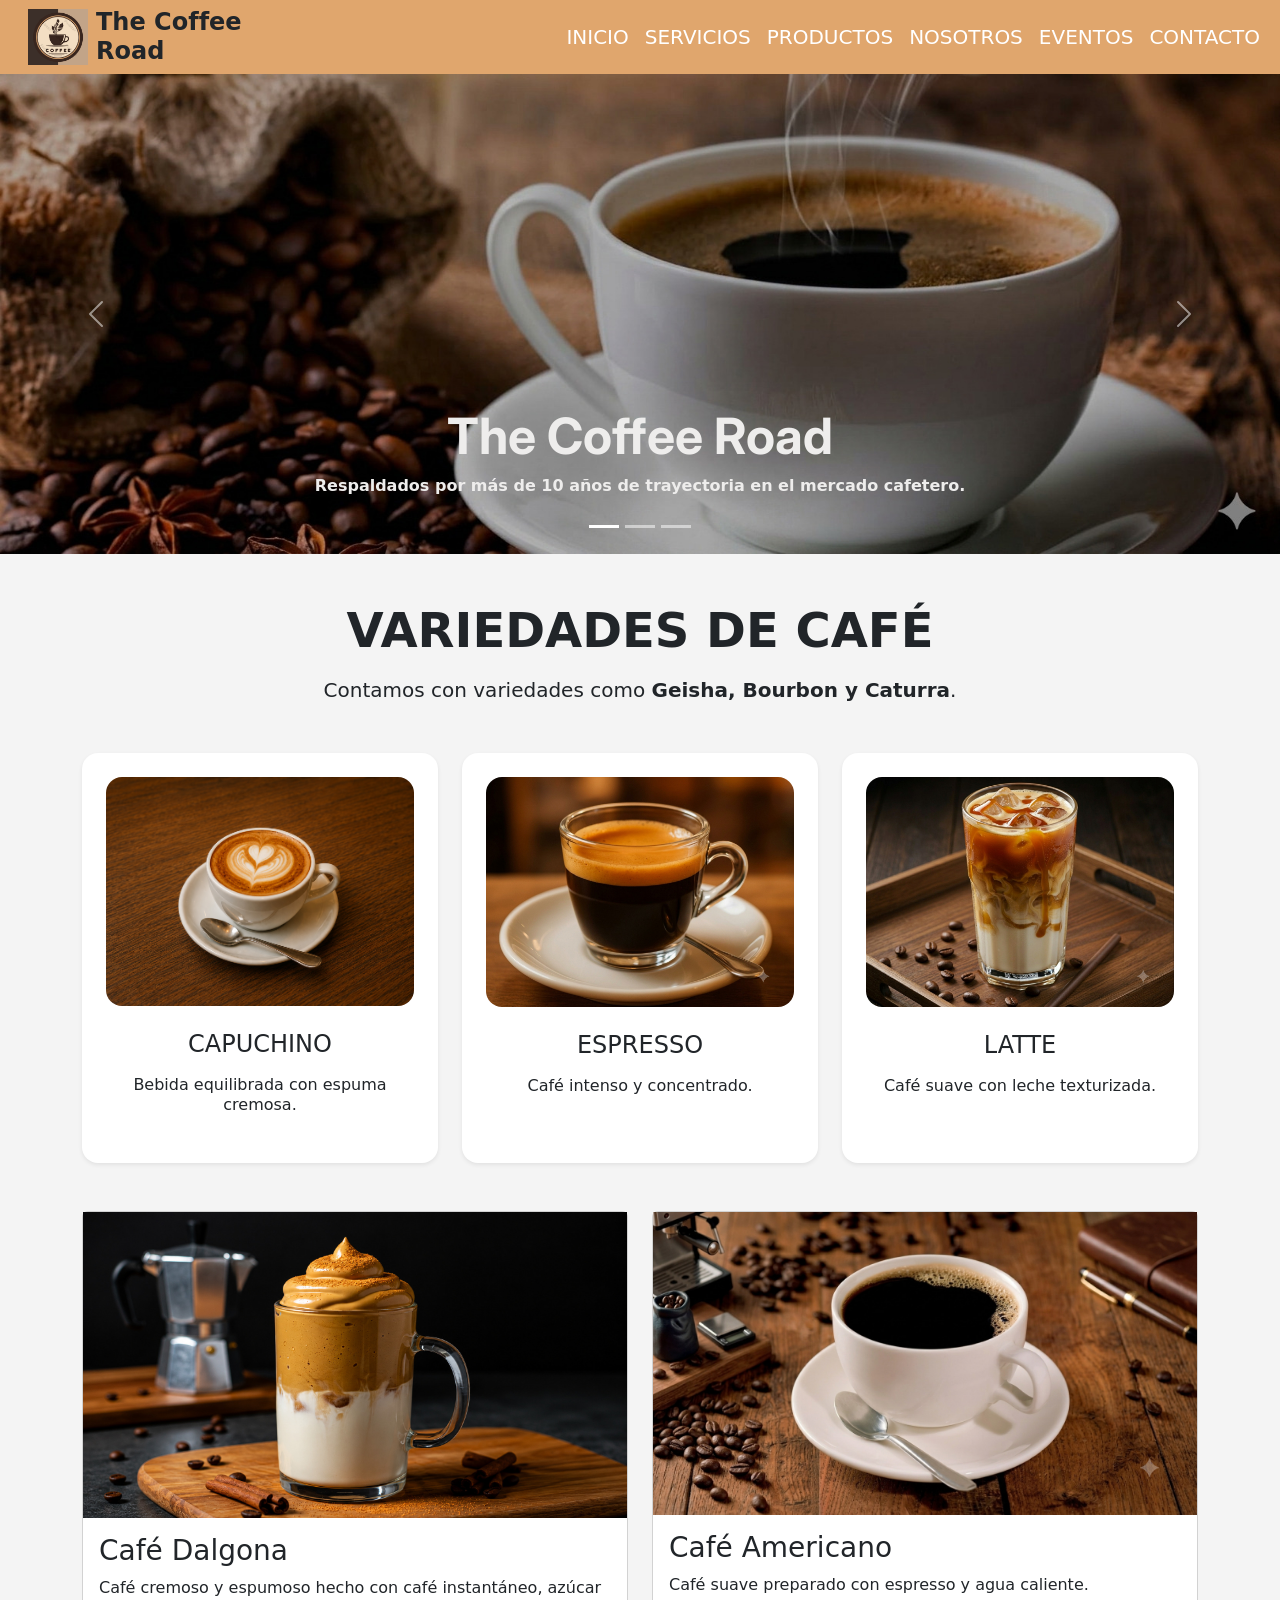
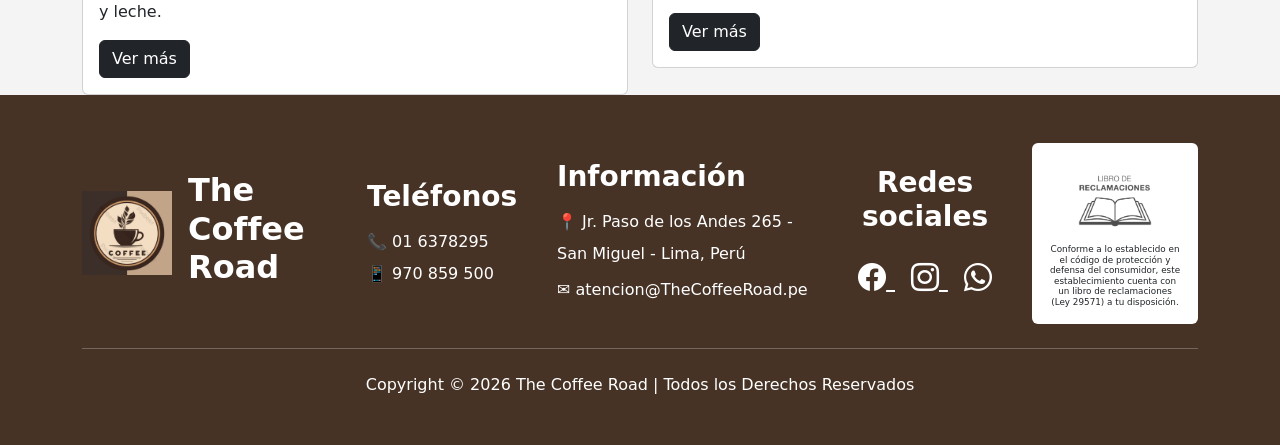
<file: index.html>
<!DOCTYPE html>
<html lang="es-PE">
<head>
    <meta charset="UTF-8">
    <meta name="viewport" content="width=device-width, initial-scale=1.0">
    <title>The Coffee Road</title>
    <link rel="preconnect" href="https://fonts.googleapis.com">
    <link rel="preconnect" href="https://fonts.gstatic.com" crossorigin>
    <link href="https://fonts.googleapis.com/css2?family=Inter:ital,opsz,wght@0,14..32,100..900;1,14..32,100..900&family=Lobster&display=swap" rel="stylesheet">
    <link href="https://cdn.jsdelivr.net/npm/bootstrap@5.3.8/dist/css/bootstrap.min.css" rel="stylesheet" integrity="sha384-sRIl4kxILFvY47J16cr9ZwB07vP4J8+LH7qKQnuqkuIAvNWLzeN8tE5YBujZqJLB" crossorigin="anonymous">
    <link rel="stylesheet" href="https://cdn.jsdelivr.net/npm/bootstrap-icons@1.11.3/font/bootstrap-icons.min.css">
    <link rel="icon" href="images/logocafe.png">    
    <link rel="stylesheet" href="css/style.css">
</head>
<body>
<header class="cha-header">
<nav class="navbar navbar-expand-lg cha-bg-brown">
    <div class="container-fluid">
        <a class="navbar-brand d-flex align-items-center" href="#">
            <a href='/'><img src="images/logocafe.jpg" class="cha-img" alt=""></a>
            <div class="ms-2">
                <h4 class="m-0 text-dark fw-bold">The Coffee</h4>
                <h4 class="m-0 text-dark fw-bold">Road</h4>
            </div>
        </a>
    <button class="navbar-toggler" type="button" data-bs-toggle="collapse" data-bs-target="#navbarNav" aria-controls="navbarNav" aria-expanded="false" aria-label="Toggle navigation">
    <span class="navbar-toggler-icon"></span>
    </button>
    <div class="collapse navbar-collapse" id="navbarNav">

    <ul class="navbar-nav ms-auto">
        <li class="nav-item">
        <a class="nav-link cha-nav-link" href="index.html">INICIO</a>
        </li>
        <li class="nav-item">
        <a class="nav-link cha-nav-link" href="servicios.html">SERVICIOS</a>
        </li>
        <li class="nav-item">
        <a class="nav-link cha-nav-link" href="productos.html">PRODUCTOS</a>
        </li>
        <li class="nav-item">
        <a class="nav-link cha-nav-link" href="nosotros.html">NOSOTROS</a>
        </li>
        <li class="nav-item">
        <a class="nav-link cha-nav-link" href="eventos.html">EVENTOS</a>
        </li>
        <li class="nav-item">
        <a class="nav-link cha-nav-link" href="contacto.html">CONTACTO</a>
        </li>
    </ul>
    </div>
    </div>
</nav>
</header>
<main>

<div id="carouselExampleCaptions" class="carousel slide">
    <div class="carousel-indicators">
    <button type="button" data-bs-target="#carouselExampleCaptions" data-bs-slide-to="0" class="active" aria-current="true" aria-label="Slide 1"></button>
    <button type="button" data-bs-target="#carouselExampleCaptions" data-bs-slide-to="1" aria-label="Slide 2"></button>
    <button type="button" data-bs-target="#carouselExampleCaptions" data-bs-slide-to="2" aria-label="Slide 3"></button>
    </div>
        <div class="carousel-inner">
            <div class="carousel-item active">
            <img src="images/CAFE1.jpg" class="d-block w-100" alt="...">
                <div class="carousel-caption d-none d-md-block">
                <h2 class="cha-inter cha-lead display-6 fw-bold">The Coffee Road</h2>
                <p class="cha-lead mb-3 fw-bold">Respaldados por más de 10 años de trayectoria en el mercado cafetero. </p>
                </div>
            </div>
            <div class="carousel-item">
            <img src="images/CAFE_DE_PORTADA.jpg" class="d-block w-100" alt="...">
                <div class="carousel-caption d-none d-md-block">
                <h2 class="cha-inter cha-lead display-6 fw-bold">The Coffee Road</h2>
                <p class="cha-lead mb-3 fw-bold">Nuestro café proviene de fincas seleccionadas en Jaén, Cajamarca, Perú. Realizamos un proceso de tostado artesanal.</p>
                </div>
            </div>
                <div class="carousel-item">
                    <img src="images/CAFE3.jpg" class="d-block w-100" alt="...">
                        <div class="carousel-caption d-none d-md-block">
                            <h2 class="cha-inter cha-lead display-6 fw-bold">The Coffee Road</h2>
                            <p class="cha-lead mb-3 fw-bold">Disfruta de café de especialidad acompañado de una propuesta gastronómica única.</p>
                        </div>
                </div>
            </div>
        <button class="carousel-control-prev" type="button" data-bs-target="#carouselExampleCaptions" data-bs-slide="prev">
        <span class="carousel-control-prev-icon" aria-hidden="true"></span>
        <span class="visually-hidden">Previous</span>
        </button>
        <button class="carousel-control-next" type="button" data-bs-target="#carouselExampleCaptions" data-bs-slide="next">
        <span class="carousel-control-next-icon" aria-hidden="true"></span>
        <span class="visually-hidden">Next</span>
        </button>
    </div>

    <section class="container py-5 text-center">

        <h1 class="display-5 text-uppercase fw-semibold mb-3">
            Variedades de Café
        </h1>        
        
        <p class="fs-5 mb-5">
            Contamos con variedades como <strong>Geisha, Bourbon y Caturra</strong>.
        </p>
        
        <div class="row g-4 justify-content-center">       
            <div class="col-12 col-md-6 col-lg-4 d-flex justify-content-center">
                <article class="card border-0 rounded-4 shadow-sm p-4 bg-white text-center" >
                    <img src="images/Cappuccino.jpg" class="card-img-top rounded-4 mb-4" alt="Capuchino" >
                    <div class="card-body p-0">
                        <h3 class="card-title text-uppercase mb-3 fs-4 fw-normal tracking-wide">
                            Capuchino
                        </h3>
                        <p class="card-text cha-text-muted  fs-6 lh-sm mb-4">
                            Bebida equilibrada con espuma cremosa.
                        </p>
                    </div>
                </article>
            </div>

            <div class="col-12 col-md-6 col-lg-4 d-flex justify-content-center">
                <article class="card border-0 rounded-4 shadow-sm p-4 bg-white text-center" >
                    <img src="images/expresso.jpg" class="card-img-top rounded-4 mb-4" alt="Espresso" >
                    <div class="card-body p-0">
                        <h3 class="card-title text-uppercase mb-3 fs-4 fw-normal" >
                            Espresso
                        </h3>
                        <p class="card-text cha-text-muted  fs-6 lh-sm mb-4">
                            Café intenso y concentrado.
                        </p>
                    </div>
                </article>
            </div>
            
            <div class="col-12 col-md-6 col-lg-4 d-flex justify-content-center">
                <article class="card border-0 rounded-4 shadow-sm p-4 bg-white text-center" >
                    <img src="images/latte.jpg" class="card-img-top rounded-4 mb-4" alt="Latte" >
                    <div class="card-body p-0">
                        <h3 class="card-title text-uppercase mb-3 fs-4 fw-normal" >
                            Latte
                        </h3>
                        <p class="card-text cha-text-muted  fs-6 lh-sm mb-4">
                            Café suave con leche texturizada.
                        </p>
                    </div>
                </article>
            </div>
        </div>
    </section>

    <div class="container">
    <div class="row g-4">        
        <div class="col-md-6">
            <article class="card coffee-card">
                <img src="images/Dalgona.jpg" alt="Café Latte">
                <div class="card-body">
                    <h3 class="card-title">Café Dalgona</h3>
                    <p class="card-text">
                        Café cremoso y espumoso hecho con café instantáneo, azúcar y leche.
                    </p>
                    <a href="#" class="btn btn-dark">
                        Ver más
                    </a>
                </div>
            </article>
        </div>

        <div class="col-md-6">
            <article class="card coffee-card">
                <img src="images/Americano.jpg" alt="Café Especial">
                <div class="card-body">
                    <h3 class="card-title">Café Americano</h3>
                    <p class="card-text">
                        Café suave preparado con espresso y agua caliente.
                    </p>
                    <a href="#" class="btn btn-dark">
                        Ver más
                    </a>
                </div>
            </article>
        </div>
        </div>
        </div>
</main>

<footer class="cha-footer cha-dark-brown container-fluid py-5 text-white">
    <div class="container">
        <div class="row align-items-center gy-4">            
            <div class="col-lg-3 col-md-6">
                <div class="d-flex align-items-center">
                    <img src="images/logocafe.jpg" class="cha-img-fluid" width="90" alt="Logo">
                    <div class="ms-3">
                        <h2 class="fw-bold mb-0">The Coffee</h2>
                        <h2 class="fw-bold">Road</h2>
                    </div>
                </div>
            </div>

            <div class="col-lg-2 col-md-6">
                <h3 class="fw-bold mb-3">Teléfonos</h3>
                <p class="mb-2">📞 01 6378295</p>
                <p class="mb-0">📱 970 859 500</p>
            </div>
            <div class="col-lg-3 col-md-6">
                <h3 class="fw-bold mb-3">Información</h3>
                <p class="mb-2">
                    📍 Jr. Paso de los Andes 265 -</p>
                <p class="mb-2">    
                    San Miguel - Lima, Perú
                </p>
                <p class="cha-text-email mb-0">
                    <a href="mailto:tu-correo@://outlook.com.">✉ atencion@TheCoffeeRoad.pe </a>
                </p>
            </div>
            <div class="col-lg-2 col-md-6 text-center">
                <h3 class="fw-bold mb-4">Redes sociales</h3>
                <a href="https://www.facebook.com/" class="text-white fs-3 me-3">
                    <i class="bi bi-facebook"></i>
                </a>
                <a href="https://www.instagram.com/" class="text-white fs-3 me-3">
                    <i class="bi bi-instagram"></i>
                </a>
                <a href="https://api.whatsapp.com/" class="text-white fs-3">
                    <i class="bi bi-whatsapp"></i>
                </a>
            </div>
                <div class="col-lg-2 col-md-12 text-center">
                    <div class="bg-white text-dark p-3 rounded mx-auto">                
                        <img src="images/libro reclamaciones.png" alt="Código QR" class="cha-img-fluid my-2">
                        <p class="cha-text-muted mb-0" >
                            Conforme a lo establecido en el código de protección y defensa del consumidor, este establecimiento cuenta con un libro de reclamaciones (Ley 29571) a tu disposición.
                        </p>
                    </div>
                </div>
        </div>

        <hr class="my-4">
        <div class="text-center">
            <p class="mb-0">
                Copyright © 2026 The Coffee Road | Todos los Derechos Reservados
            </p>
        </div>
    </div>
</footer>

<script src="https://cdn.jsdelivr.net/npm/bootstrap@5.3.8/dist/js/bootstrap.bundle.min.js" integrity="sha384-FKyoEForCGlyvwx9Hj09JcYn3nv7wiPVlz7YYwJrWVcXK/BmnVDxM+D2scQbITxI" crossorigin="anonymous"></script>

</body>
</html>
</file>
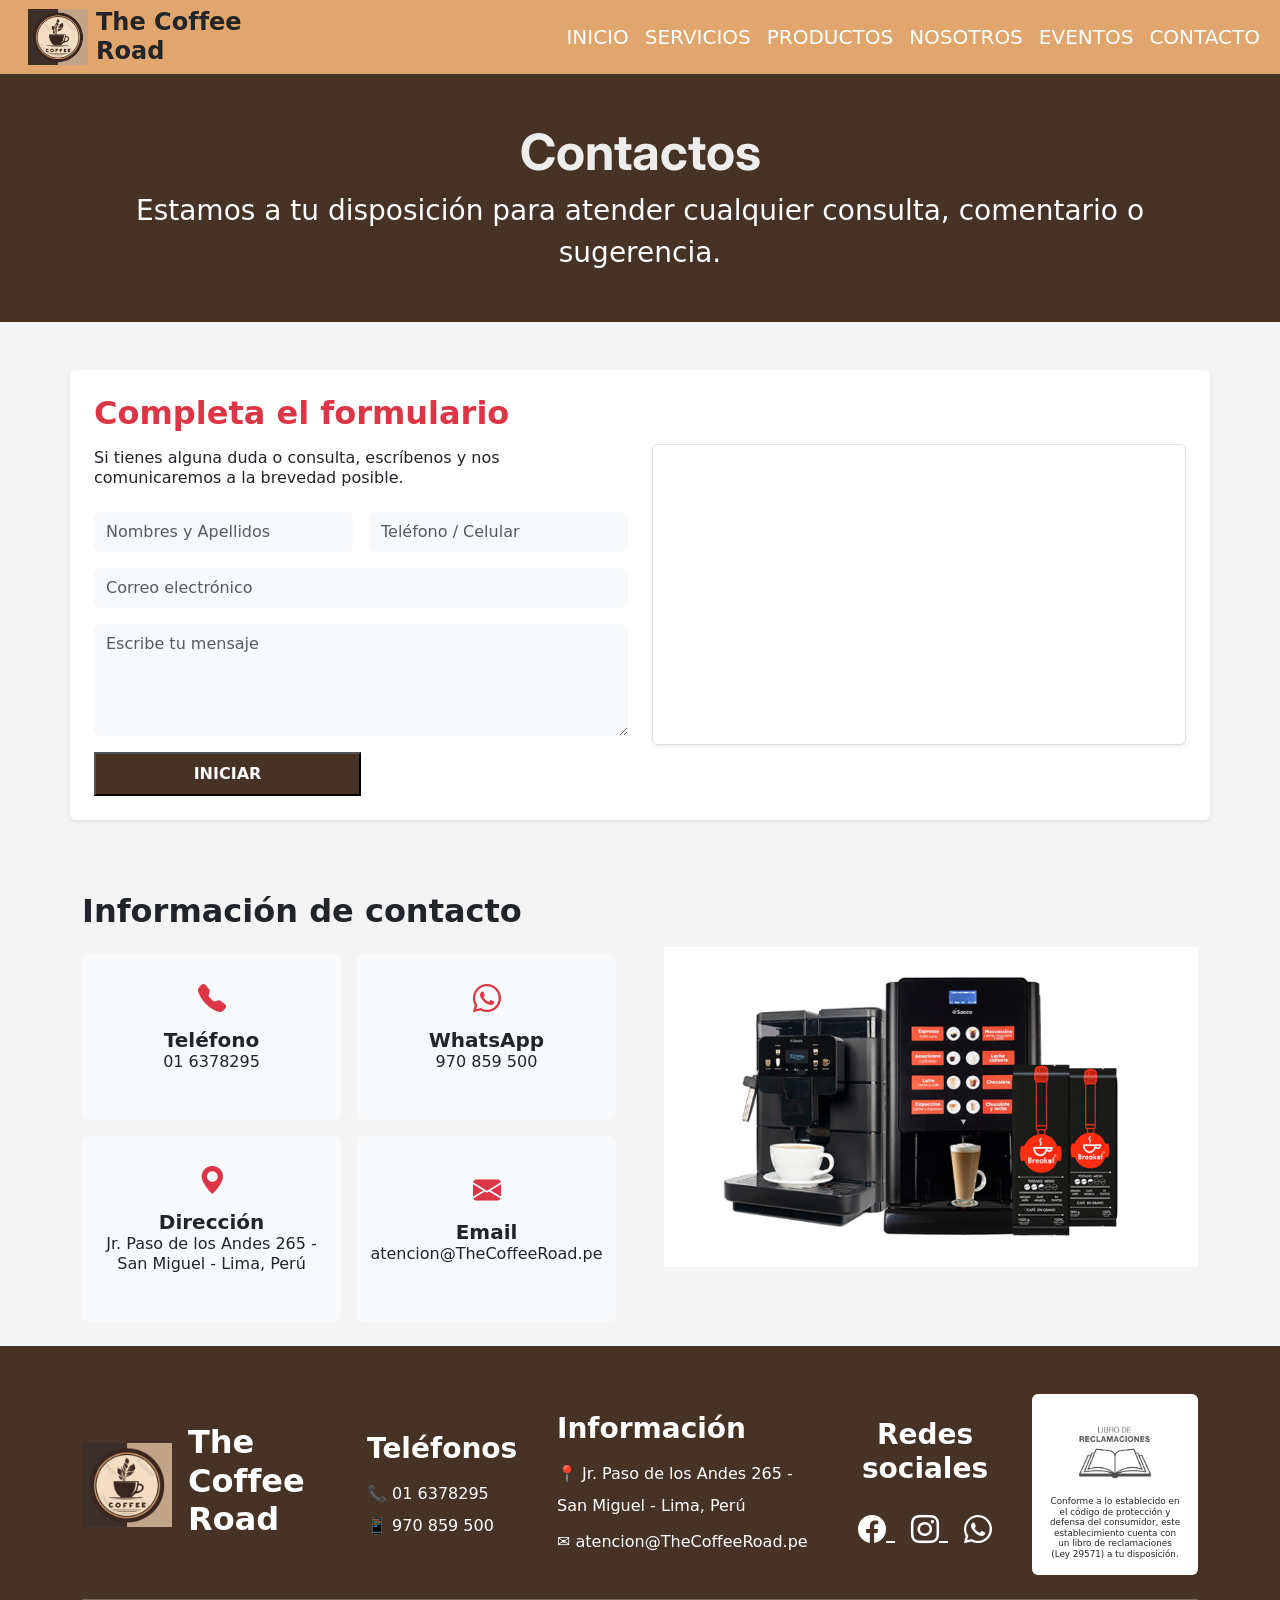
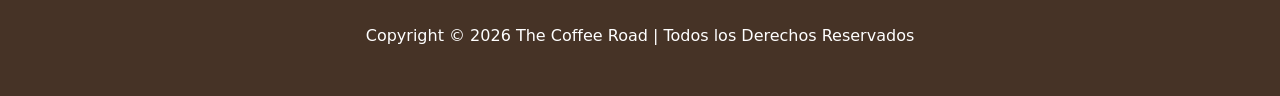
<file: contacto.html>
<!DOCTYPE html>
<html lang="es-PE">
<head>
    <meta charset="UTF-8">
    <meta name="viewport" content="width=device-width, initial-scale=1.0">
    <title>The Coffee Road</title>
    <link rel="preconnect" href="https://fonts.googleapis.com">
    <link rel="preconnect" href="https://fonts.gstatic.com" crossorigin>
    <link href="https://fonts.googleapis.com/css2?family=Inter:ital,opsz,wght@0,14..32,100..900;1,14..32,100..900&family=Lobster&display=swap" rel="stylesheet">
    <link href="https://cdn.jsdelivr.net/npm/bootstrap@5.3.8/dist/css/bootstrap.min.css" rel="stylesheet" integrity="sha384-sRIl4kxILFvY47J16cr9ZwB07vP4J8+LH7qKQnuqkuIAvNWLzeN8tE5YBujZqJLB" crossorigin="anonymous">
    <link rel="stylesheet" href="https://cdn.jsdelivr.net/npm/bootstrap-icons@1.11.3/font/bootstrap-icons.min.css">
    <link rel="icon" href="images/logocafe.png"> 
    <link rel="stylesheet" href="css/style.css">
</head>
<body>
<header class="cha-header">
<nav class="navbar navbar-expand-lg cha-bg-brown">
    <div class="container-fluid">
        <a class="navbar-brand d-flex align-items-center" href="#">
            <a href='/'><img src="images/logocafe.jpg" class="cha-img" alt=""></a>
            <div class="ms-2">
                <h4 class="m-0 text-dark fw-bold">The Coffee</h4>
                <h4 class="m-0 text-dark fw-bold">Road</h4>
            </div>
        </a>
    <button class="navbar-toggler" type="button" data-bs-toggle="collapse" data-bs-target="#navbarNav" aria-controls="navbarNav" aria-expanded="false" aria-label="Toggle navigation">
    <span class="navbar-toggler-icon"></span>
    </button>
    <div class="collapse navbar-collapse" id="navbarNav">

    <ul class="navbar-nav ms-auto">
        <li class="nav-item">
        <a class="nav-link cha-nav-link" href="index.html">INICIO</a>
        </li>
        <li class="nav-item">
        <a class="nav-link cha-nav-link" href="servicios.html">SERVICIOS</a>
        </li>
        <li class="nav-item">
        <a class="nav-link cha-nav-link" href="productos.html">PRODUCTOS</a>
        </li>
        <li class="nav-item">
        <a class="nav-link cha-nav-link" href="nosotros.html">NOSOTROS</a>
        </li>
        <li class="nav-item">
        <a class="nav-link cha-nav-link" href="eventos.html">EVENTOS</a>
        </li>
        <li class="nav-item">
        <a class="nav-link cha-nav-link" href="contacto.html">CONTACTO</a>
        </li>
    </ul>
    </div>
    </div>
</nav>
</header>
<main>
<section class="container-fluid py-5 text-center text-white cha-dark-brown" >

    <div class="container">

        <h1 class="cha-inter cha-lead display-6 fw-bold">            
            Contactos
        </h1>

        <p class="fs-3 mb-0" >
            Estamos a tu disposición para atender cualquier consulta, comentario o sugerencia.
        </p>
    </div>
</section>
  <section class="py-5">

<div class="container bg-white p-4 rounded shadow-sm">
        <div class="row g-4 align-items-center">        
            <div class="col-12 col-md-6">          
                <h2 class="text-danger fw-bold mb-3">Completa el formulario</h2>             
               
                <p class="card-text cha-text-muted fs-6 lh-sm mb-4">
                    Si tienes alguna duda o consulta, escríbenos y nos comunicaremos a la brevedad posible.
                </p>
                              
                <form>
                    <div class="row g-3">
                       
                        <div class="col-12 col-sm-6">
                            <input type="text" class="form-control bg-light border-0 py-2" placeholder="Nombres y Apellidos" required>
                        </div>                        
                     
                        <div class="col-12 col-sm-6">
                            <input type="tel" class="form-control bg-light border-0 py-2" placeholder="Teléfono / Celular">
                        </div>                        
                       
                        <div class="col-12">
                            <input type="email" class="form-control bg-light border-0 py-2" placeholder="Correo electrónico" required>
                        </div>                        
                      
                        <div class="col-12">
                            <textarea class="form-control bg-light border-0 py-2" rows="4" placeholder="Escribe tu mensaje" required></textarea>
                        </div>                        
                       
                        <div class="col-12 ">
                            <button type="submit" class="cha-btn-brown text-white w-50 fw-bold py-2" >
                                INICIAR
                            </button>
                        </div>
                    </div>
                </form>
            </div>            

            <div class="col-12 col-md-6 text-center">
                <div class="ratio ratio-16x9 border rounded shadow-sm overflow-hidden">
                    <iframe src="https://www.google.com/maps/embed?pb=!1m16!1m12!1m3!1d487.7262051329591!2d-77.03677587211135!3d-12.056614843809422!2m3!1f0!2f0!3f0!3m2!1i1024!2i768!4f13.1!2m1!1scafeteria!5e0!3m2!1ses!2spe!4v1782312836848!5m2!1ses!2spe" width="600" height="450" style="border:0;" allowfullscreen="" loading="lazy" referrerpolicy="strict-origin-when-cross-origin"></iframe>
                </div>
            </div>
        </div>
    </div>
</section>

<div class="container py-4">
        <div class="row g-5 align-items-center">          
            <div class="col-12 col-lg-6">          
                <h2 class="fw-bold mb-4" >Información de contacto</h2>                
                  <div class="row g-3">                    
                    <div class="col-12 col-sm-6">
                        <div class="bg-light p-4 rounded text-center h-100 d-flex flex-column align-items-center justify-content-center">
                            <i class="bi bi-telephone-fill text-danger fs-3 mb-2"></i>
                            <h5 class="fw-bold m-0">Teléfono</h5>
                            <p class="card-text cha-text-muted fs-6 lh-sm mb-4">01 6378295</p>
                        </div>
                    </div>                    
                  
                    <div class="col-12 col-sm-6">
                        <div class="bg-light p-4 rounded text-center h-100 d-flex flex-column align-items-center justify-content-center">
                            <i class="bi bi-whatsapp text-danger fs-3 mb-2"></i>
                            <h5 class="fw-bold m-0" >WhatsApp</h5>
                            <p class="card-text cha-text-muted fs-6 lh-sm mb-4">970 859 500</p>
                        </div>
                    </div>                    
                   
                    <div class="col-12 col-sm-6">
                        <div class="bg-light p-4 rounded text-center h-100 d-flex flex-column align-items-center justify-content-center">
                            <i class="bi bi-geo-alt-fill text-danger fs-3 mb-2"></i>
                            <h5 class="fw-bold m-0">Dirección</h5>
                            <p class="card-text cha-text-muted fs-6 lh-sm mb-4">Jr. Paso de los Andes 265 - San Miguel - Lima, Perú</p>
                        </div>
                    </div>                    
                   
                    <div class="col-12 col-sm-6">
                        <div class="bg-light p-4 rounded text-center h-100 d-flex flex-column align-items-center justify-content-center">
                            <i class="bi bi-envelope-fill text-danger fs-3 mb-2"></i>
                            <h5 class="fw-bold m-0" >Email</h5>
                            <p class="card-text cha-text-muted fs-6 lh-sm mb-4">atencion@TheCoffeeRoad.pe</p>
                        </div>
                    </div>
                    
                </div>
            </div>           
            
            <div class="col-12 col-lg-6 text-center">               
                <img src="images/MAQUINA_CAFE.jpg" alt="Máquinas de café y bolsas de café" class="img-maq object-fit-contain w-100" >
            </div>
        </div>
    </div>
</main>

<footer class="cha-footer cha-dark-brown container-fluid py-5 text-white">
    <div class="container">
        <div class="row align-items-center gy-4">            
            <div class="col-lg-3 col-md-6">
                <div class="d-flex align-items-center">
                    <img src="images/logocafe.jpg" class="cha-img-fluid" width="90" alt="Logo">
                    <div class="ms-3">
                        <h2 class="fw-bold mb-0">The Coffee</h2>
                        <h2 class="fw-bold">Road</h2>
                    </div>
                </div>
            </div>

            <div class="col-lg-2 col-md-6">
                <h3 class="fw-bold mb-3">Teléfonos</h3>
                <p class="mb-2">📞 01 6378295</p>
                <p class="mb-0">📱 970 859 500</p>
            </div>
            <div class="col-lg-3 col-md-6">
                <h3 class="fw-bold mb-3">Información</h3>
                <p class="mb-2">
                    📍 Jr. Paso de los Andes 265 -</p>
                <p class="mb-2">    
                    San Miguel - Lima, Perú
                </p>
                <p class="cha-text-email mb-0">
                    <a href="mailto:tu-correo@://outlook.com.">✉ atencion@TheCoffeeRoad.pe </a>
                </p>
            </div>
            <div class="col-lg-2 col-md-6 text-center">
                <h3 class="fw-bold mb-4">Redes sociales</h3>
                <a href="https://www.facebook.com/" class="text-white fs-3 me-3">
                    <i class="bi bi-facebook"></i>
                </a>
                <a href="https://www.instagram.com/" class="text-white fs-3 me-3">
                    <i class="bi bi-instagram"></i>
                </a>
                <a href="https://api.whatsapp.com/" class="text-white fs-3">
                    <i class="bi bi-whatsapp"></i>
                </a>
            </div>
                <div class="col-lg-2 col-md-12 text-center">
                    <div class="bg-white text-dark p-3 rounded mx-auto">                
                        <img src="images/libro reclamaciones.png" alt="Código QR" class="cha-img-fluid my-2">
                        <p class="cha-text-muted mb-0" >
                            Conforme a lo establecido en el código de protección y defensa del consumidor, este establecimiento cuenta con un libro de reclamaciones (Ley 29571) a tu disposición.
                        </p>
                    </div>
                </div>
        </div>

        <hr class="my-4">
        <div class="text-center">
            <p class="mb-0">
                Copyright © 2026 The Coffee Road | Todos los Derechos Reservados
            </p>
        </div>
    </div>
</footer>

<script src="https://cdn.jsdelivr.net/npm/bootstrap@5.3.8/dist/js/bootstrap.bundle.min.js" integrity="sha384-FKyoEForCGlyvwx9Hj09JcYn3nv7wiPVlz7YYwJrWVcXK/BmnVDxM+D2scQbITxI" crossorigin="anonymous"></script>
</body>
</html>
</file>
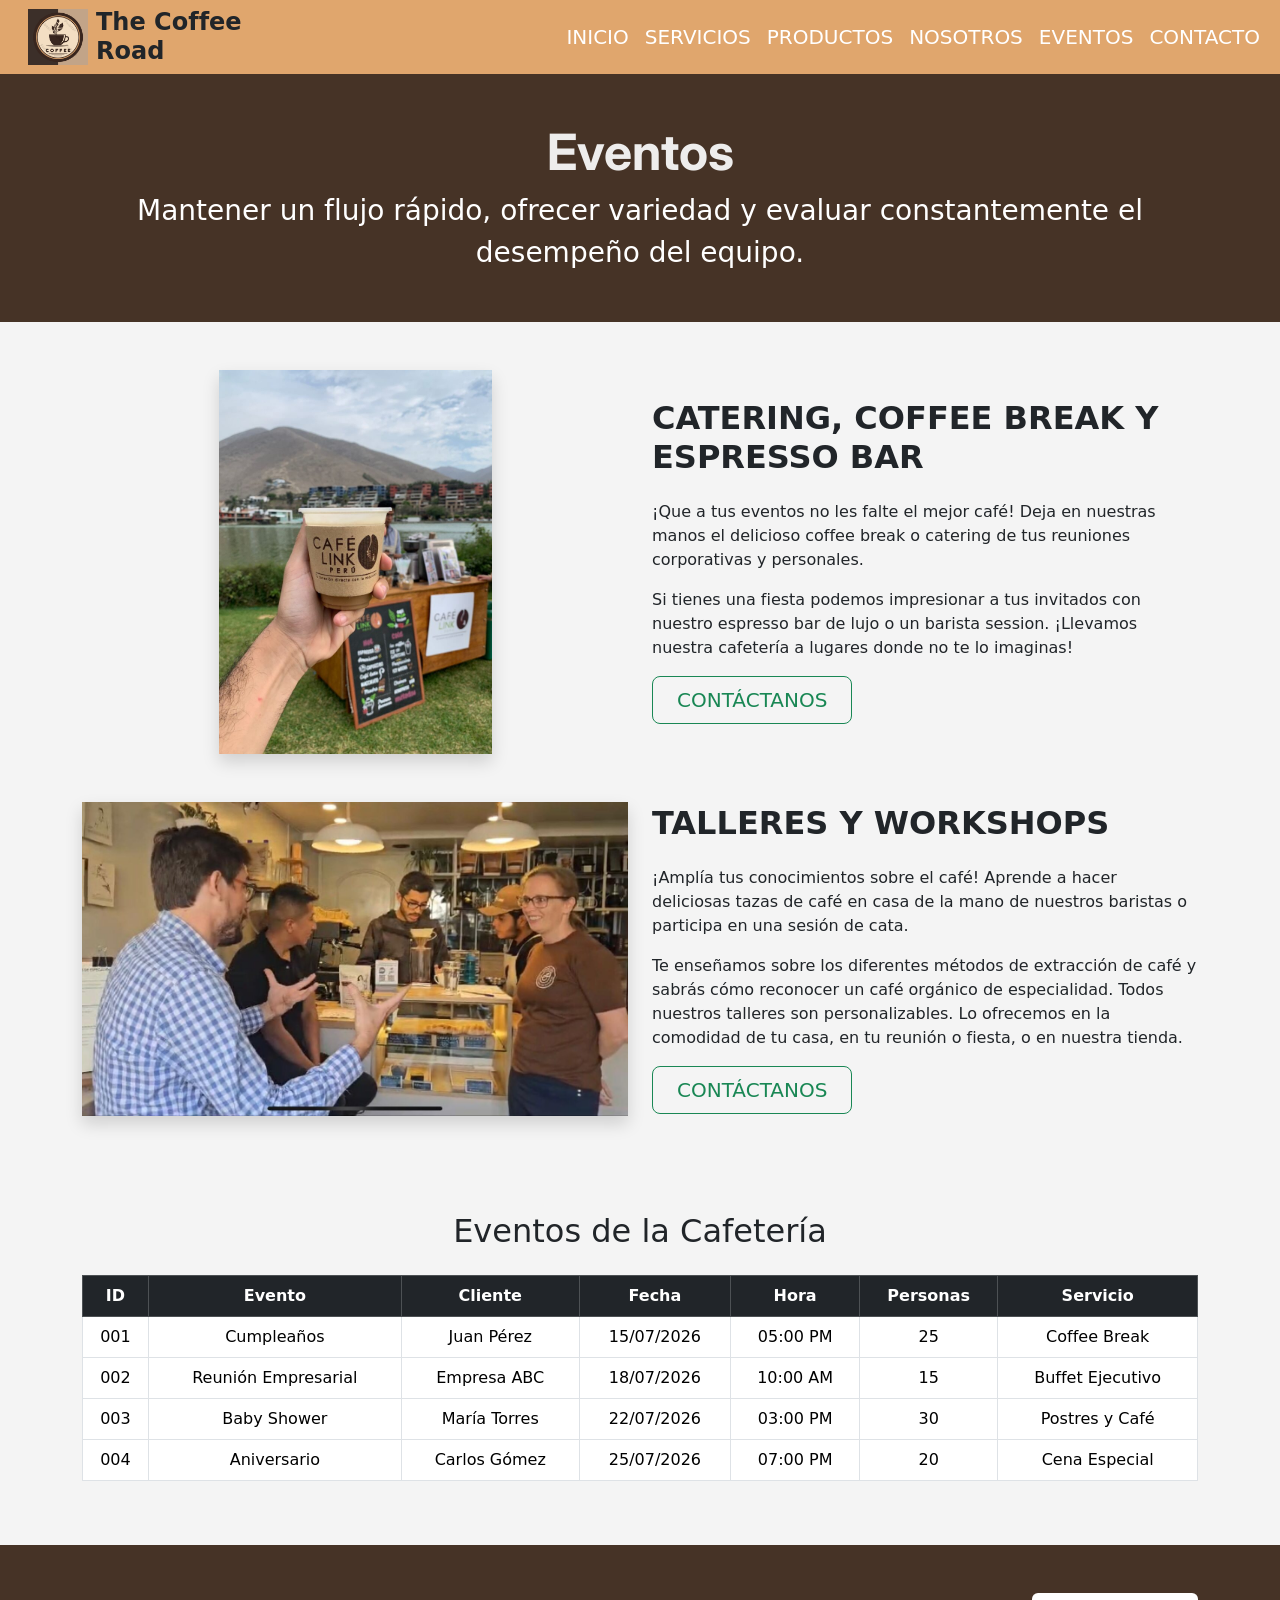
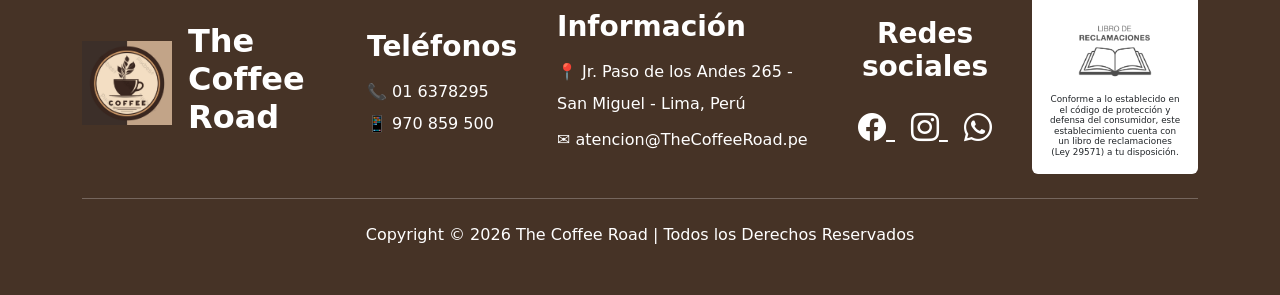
<file: eventos.html>
<!DOCTYPE html>
<html lang="es-PE">
<head>
    <meta charset="UTF-8">
    <meta name="viewport" content="width=device-width, initial-scale=1.0">
    <title>The Coffee Road</title>
    <link rel="preconnect" href="https://fonts.googleapis.com">
    <link rel="preconnect" href="https://fonts.gstatic.com" crossorigin>
    <link href="https://fonts.googleapis.com/css2?family=Inter:ital,opsz,wght@0,14..32,100..900;1,14..32,100..900&family=Lobster&display=swap" rel="stylesheet">
    <link href="https://cdn.jsdelivr.net/npm/bootstrap@5.3.8/dist/css/bootstrap.min.css" rel="stylesheet" integrity="sha384-sRIl4kxILFvY47J16cr9ZwB07vP4J8+LH7qKQnuqkuIAvNWLzeN8tE5YBujZqJLB" crossorigin="anonymous">
    <link rel="stylesheet" href="https://cdn.jsdelivr.net/npm/bootstrap-icons@1.11.3/font/bootstrap-icons.min.css">
    <link rel="icon" href="images/logocafe.png"> 
    <link rel="stylesheet" href="css/style.css">
</head>
<body>
<header class="cha-header">
<nav class="navbar navbar-expand-lg cha-bg-brown">
    <div class="container-fluid">
        <a class="navbar-brand d-flex align-items-center" href="#">
            <a href='/'><img src="images/logocafe.jpg" class="cha-img" alt=""></a>
            <div class="ms-2">
                <h4 class="m-0 text-dark fw-bold">The Coffee</h4>
                <h4 class="m-0 text-dark fw-bold">Road</h4>
            </div>
        </a>
    <button class="navbar-toggler" type="button" data-bs-toggle="collapse" data-bs-target="#navbarNav" aria-controls="navbarNav" aria-expanded="false" aria-label="Toggle navigation">
    <span class="navbar-toggler-icon"></span>
    </button>
    <div class="collapse navbar-collapse" id="navbarNav">

    <ul class="navbar-nav ms-auto">
        <li class="nav-item">
        <a class="nav-link cha-nav-link" href="index.html">INICIO</a>
        </li>
        <li class="nav-item">
        <a class="nav-link cha-nav-link" href="servicios.html">SERVICIOS</a>
        </li>
        <li class="nav-item">
        <a class="nav-link cha-nav-link" href="productos.html">PRODUCTOS</a>
        </li>
        <li class="nav-item">
        <a class="nav-link cha-nav-link" href="nosotros.html">NOSOTROS</a>
        </li>
        <li class="nav-item">
        <a class="nav-link cha-nav-link" href="eventos.html">EVENTOS</a>
        </li>
        <li class="nav-item">
        <a class="nav-link cha-nav-link" href="contacto.html">CONTACTO</a>
        </li>
    </ul>
    </div>
    </div>
</nav>
</header>
<main>

<section class="container-fluid py-5 text-center text-white cha-dark-brown" >
    <div class="container">
        <h1 class="cha-inter cha-lead display-6 fw-bold">            
            Eventos
        </h1>
        <p class="fs-3 mb-0" >
            Mantener un flujo rápido, ofrecer variedad y evaluar constantemente el desempeño del equipo.
        </p>
    </div>
</section>

<section class="container py-5">
    <div class="row align-items-center mb-5">
        <div class="col-lg-6 text-center">
            <img src="images/EVENTOS1.jpeg"
                 class="cha-img-fluid shadow w-50"
                 alt="Catering Coffee Break">
        </div>
        <div class="col-lg-6">
            <h2 class="fw-semibold text-uppercase mb-4">
                Catering, Coffee Break y Espresso Bar
            </h2>
            <p>
                ¡Que a tus eventos no les falte el mejor café!
                Deja en nuestras manos el delicioso coffee break
                o catering de tus reuniones corporativas y personales.
            </p>
            <p>
                Si tienes una fiesta podemos impresionar a tus invitados
                con nuestro espresso bar de lujo o un barista session.
                ¡Llevamos nuestra cafetería a lugares donde no te lo imaginas!
            </p>
            <a href="#" class="btn btn-outline-success btn-lg px-4">
                CONTÁCTANOS
            </a>
        </div>
    </div>

    <div class="row align-items-center">
        <div class="col-lg-6 text-center">
            <img src="images/EVENTOS2.jpeg"
                 class="cha-img-fluid shadow w-100"
                 alt="Talleres y Workshops">
        </div>
        <div class="col-lg-6">
            <h2 class="fw-semibold text-uppercase mb-4">
                Talleres y Workshops
            </h2>
            <p>
                ¡Amplía tus conocimientos sobre el café!
                Aprende a hacer deliciosas tazas de café en casa
                de la mano de nuestros baristas o participa
                en una sesión de cata.
            </p>
            <p>
                Te enseñamos sobre los diferentes métodos de extracción
                de café y sabrás cómo reconocer un café orgánico de
                especialidad. Todos nuestros talleres son personalizables.
                Lo ofrecemos en la comodidad de tu casa, en tu reunión
                o fiesta, o en nuestra tienda.
            </p>
            <a href="#" class="btn btn-outline-success btn-lg px-4">
                CONTÁCTANOS
            </a>
        </div>
    </div>
</section>

<div class="container my-5">
    <h2 class="text-center mb-4">Eventos de la Cafetería</h2>
    <div class="table-responsive">
        <table class="table table-bordered table-hover align-middle text-center">
            <thead class="table-dark">
                <tr>
                    <th>ID</th>
                    <th>Evento</th>
                    <th>Cliente</th>
                    <th>Fecha</th>
                    <th>Hora</th>
                    <th>Personas</th>
                    <th>Servicio</th>
                </tr>
            </thead>

            <tbody>
                <tr>
                    <td>001</td>
                    <td>Cumpleaños</td>
                    <td>Juan Pérez</td>
                    <td>15/07/2026</td>
                    <td>05:00 PM</td>
                    <td>25</td>
                    <td>Coffee Break</td>
                </tr>

                <tr>
                    <td>002</td>
                    <td>Reunión Empresarial</td>
                    <td>Empresa ABC</td>
                    <td>18/07/2026</td>
                    <td>10:00 AM</td>
                    <td>15</td>
                    <td>Buffet Ejecutivo</td>
                </tr>

                <tr>
                    <td>003</td>
                    <td>Baby Shower</td>
                    <td>María Torres</td>
                    <td>22/07/2026</td>
                    <td>03:00 PM</td>
                    <td>30</td>
                    <td>Postres y Café</td>
                </tr>

                <tr>
                    <td>004</td>
                    <td>Aniversario</td>
                    <td>Carlos Gómez</td>
                    <td>25/07/2026</td>
                    <td>07:00 PM</td>
                    <td>20</td>
                    <td>Cena Especial</td>
                </tr>

            </tbody>
        </table>
    </div>
</div>

</main>
<footer class="cha-footer cha-dark-brown container-fluid py-5 text-white">
    <div class="container">
        <div class="row align-items-center gy-4">            
            <div class="col-lg-3 col-md-6">
                <div class="d-flex align-items-center">
                    <img src="images/logocafe.jpg" class="cha-img-fluid" width="90" alt="Logo">
                    <div class="ms-3">
                        <h2 class="fw-bold mb-0">The Coffee</h2>
                        <h2 class="fw-bold">Road</h2>
                    </div>
                </div>
            </div>

            <div class="col-lg-2 col-md-6">
                <h3 class="fw-bold mb-3">Teléfonos</h3>
                <p class="mb-2">📞 01 6378295</p>
                <p class="mb-0">📱 970 859 500</p>
            </div>
            <div class="col-lg-3 col-md-6">
                <h3 class="fw-bold mb-3">Información</h3>
                <p class="mb-2">
                    📍 Jr. Paso de los Andes 265 -</p>
                <p class="mb-2">    
                    San Miguel - Lima, Perú
                </p>
                <p class="cha-text-email mb-0">
                    <a href="mailto:tu-correo@://outlook.com.">✉ atencion@TheCoffeeRoad.pe </a>
                </p>
            </div>
            <div class="col-lg-2 col-md-6 text-center">
                <h3 class="fw-bold mb-4">Redes sociales</h3>
                <a href="https://www.facebook.com/" class="text-white fs-3 me-3">
                    <i class="bi bi-facebook"></i>
                </a>
                <a href="https://www.instagram.com/" class="text-white fs-3 me-3">
                    <i class="bi bi-instagram"></i>
                </a>
                <a href="https://api.whatsapp.com/" class="text-white fs-3">
                    <i class="bi bi-whatsapp"></i>
                </a>
            </div>
                <div class="col-lg-2 col-md-12 text-center">
                    <div class="bg-white text-dark p-3 rounded mx-auto">                
                        <img src="images/libro reclamaciones.png" alt="Código QR" class="cha-img-fluid my-2">
                        <p class="cha-text-muted mb-0" >
                            Conforme a lo establecido en el código de protección y defensa del consumidor, este establecimiento cuenta con un libro de reclamaciones (Ley 29571) a tu disposición.
                        </p>
                    </div>
                </div>
        </div>

        <hr class="my-4">
        <div class="text-center">
            <p class="mb-0">
                Copyright © 2026 The Coffee Road | Todos los Derechos Reservados
            </p>
        </div>
    </div>
</footer>

<script src="https://cdn.jsdelivr.net/npm/bootstrap@5.3.8/dist/js/bootstrap.bundle.min.js" integrity="sha384-FKyoEForCGlyvwx9Hj09JcYn3nv7wiPVlz7YYwJrWVcXK/BmnVDxM+D2scQbITxI" crossorigin="anonymous"></script>
</body>
</html>
</file>
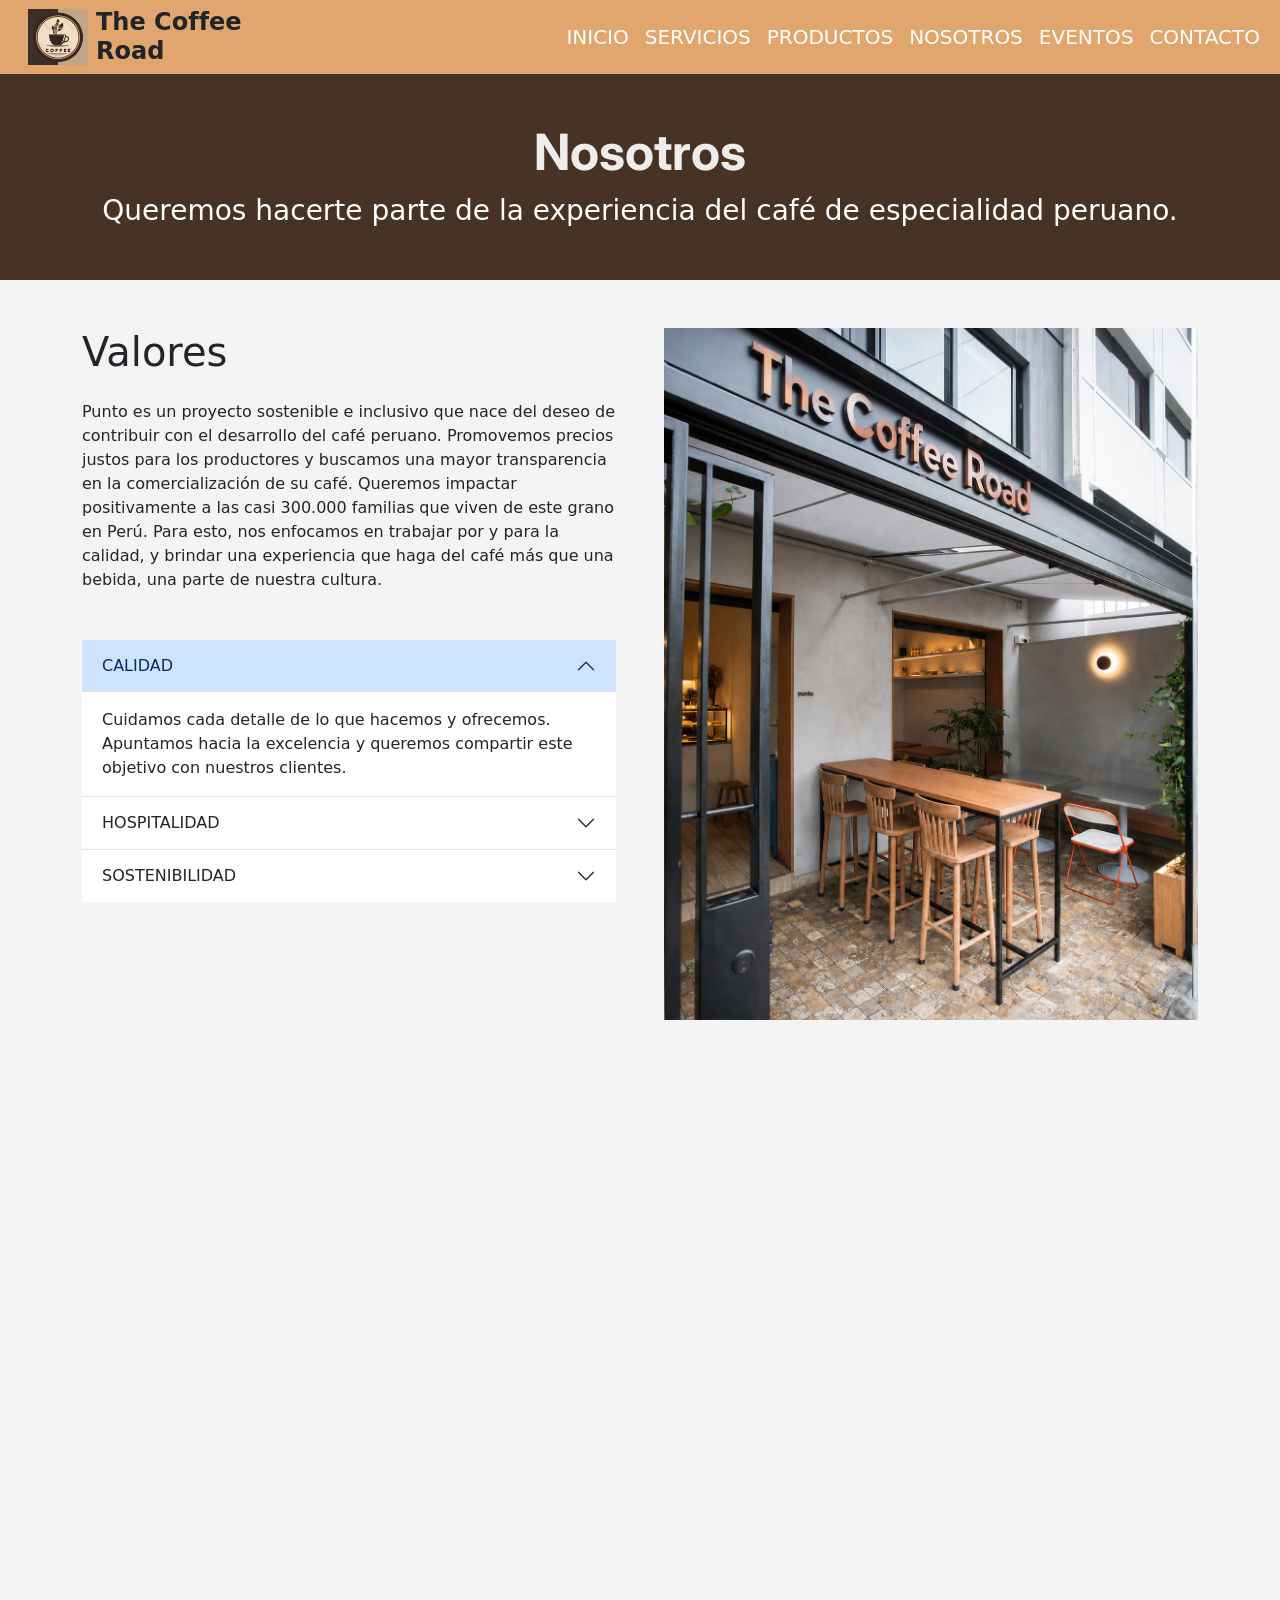
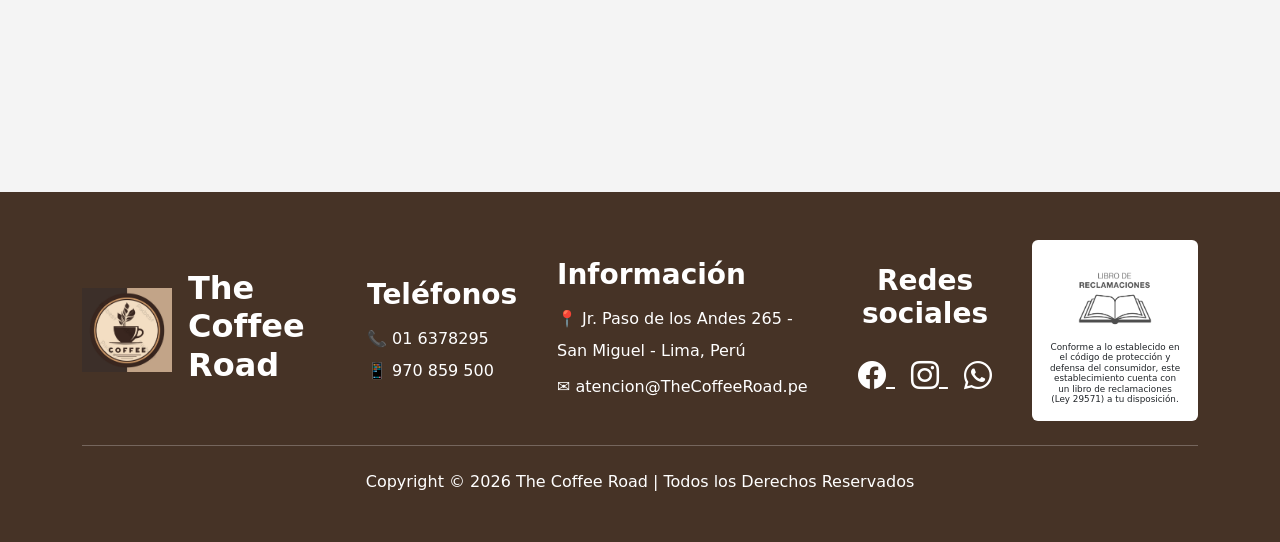
<file: nosotros.html>
<!DOCTYPE html>
<html lang="es-PE">
<head>
    <meta charset="UTF-8">
    <meta name="viewport" content="width=device-width, initial-scale=1.0">
    <title>The Coffee Road</title>
    <link rel="preconnect" href="https://fonts.googleapis.com">
    <link rel="preconnect" href="https://fonts.gstatic.com" crossorigin>
    <link href="https://fonts.googleapis.com/css2?family=Inter:ital,opsz,wght@0,14..32,100..900;1,14..32,100..900&family=Lobster&display=swap" rel="stylesheet">
    <link href="https://cdn.jsdelivr.net/npm/bootstrap@5.3.8/dist/css/bootstrap.min.css" rel="stylesheet" integrity="sha384-sRIl4kxILFvY47J16cr9ZwB07vP4J8+LH7qKQnuqkuIAvNWLzeN8tE5YBujZqJLB" crossorigin="anonymous">
    <link rel="stylesheet" href="https://cdn.jsdelivr.net/npm/bootstrap-icons@1.11.3/font/bootstrap-icons.min.css">    
    <link rel="icon" href="images/logocafe.png"> 
    <link rel="stylesheet" href="css/style.css">
</head>
<body>
<header class="cha-header">
<nav class="navbar navbar-expand-lg cha-bg-brown">
    <div class="container-fluid">
        <a class="navbar-brand d-flex align-items-center" href="#">
            <a href='/'><img src="images/logocafe.jpg" class="cha-img" alt=""></a>
            <div class="ms-2">
                <h4 class="m-0 text-dark fw-bold">The Coffee</h4>
                <h4 class="m-0 text-dark fw-bold">Road</h4>
            </div>
        </a>
    <button class="navbar-toggler" type="button" data-bs-toggle="collapse" data-bs-target="#navbarNav" aria-controls="navbarNav" aria-expanded="false" aria-label="Toggle navigation">
    <span class="navbar-toggler-icon"></span>
    </button>
    <div class="collapse navbar-collapse" id="navbarNav">

    <ul class="navbar-nav ms-auto">
        <li class="nav-item">
        <a class="nav-link cha-nav-link" href="index.html">INICIO</a>
        </li>
        <li class="nav-item">
        <a class="nav-link cha-nav-link" href="servicios.html">SERVICIOS</a>
        </li>
        <li class="nav-item">
        <a class="nav-link cha-nav-link" href="productos.html">PRODUCTOS</a>
        </li>
        <li class="nav-item">
        <a class="nav-link cha-nav-link" href="nosotros.html">NOSOTROS</a>
        </li>
        <li class="nav-item">
        <a class="nav-link cha-nav-link" href="eventos.html">EVENTOS</a>
        </li>
        <li class="nav-item">
        <a class="nav-link cha-nav-link" href="contacto.html">CONTACTO</a>
        </li>
    </ul>
    </div>
    </div>
</nav>
</header>
<main>
<section class="container-fluid py-5 text-center text-white cha-dark-brown" >

    <div class="container">

        <h1 class="cha-inter cha-lead display-6 fw-bold">            
            Nosotros
        </h1>

        <p class="fs-3 mb-0" >
            Queremos hacerte parte de la experiencia del café de especialidad peruano.
        </p>
    </div>
</section>
<section class="container py-5">
    <div class="row align-items-start g-5">
        
        <div class="col-lg-6">
            <h1 class="mb-4">Valores</h1>
            <p class="mb-5">
                Punto es un proyecto sostenible e inclusivo que nace del deseo de contribuir con el
                desarrollo del café peruano. Promovemos precios justos para los productores y buscamos
                una mayor transparencia en la comercialización de su café. Queremos impactar
                positivamente a las casi 300.000 familias que viven de este grano en Perú.
                Para esto, nos enfocamos en trabajar por y para la calidad, y brindar una experiencia
                que haga del café más que una bebida, una parte de nuestra cultura.
            </p>

            <div class="accordion accordion-flush" id="accordionValores">
                <div class="accordion-item">
                    <h2 class="accordion-header">
                        <button class="accordion-button"
                                type="button"
                                data-bs-toggle="collapse"
                                data-bs-target="#calidad">
                            CALIDAD
                        </button>
                    </h2>
                    <div id="calidad"
                         class="accordion-collapse collapse show"
                         data-bs-parent="#accordionValores">
                        <div class="accordion-body">
                            Cuidamos cada detalle de lo que hacemos y ofrecemos.
                            Apuntamos hacia la excelencia y queremos compartir este
                            objetivo con nuestros clientes.
                        </div>
                    </div>
                </div>

                <div class="accordion-item">
                    <h2 class="accordion-header">
                        <button class="accordion-button collapsed"
                                type="button"
                                data-bs-toggle="collapse"
                                data-bs-target="#hospitalidad">
                            HOSPITALIDAD
                        </button>
                    </h2>
                    <div id="hospitalidad"
                         class="accordion-collapse collapse"
                         data-bs-parent="#accordionValores">
                        <div class="accordion-body">
                            Nuestro equipo busca ofrecer experiencias únicas,
                            siempre con empatía. Compartimos nuestro conocimiento
                            sobre el café con humildad y entusiasmo.
                        </div>
                    </div>
                </div>

                <div class="accordion-item">
                    <h2 class="accordion-header">
                        <button class="accordion-button collapsed"
                                type="button"
                                data-bs-toggle="collapse"
                                data-bs-target="#sostenibilidad">
                            SOSTENIBILIDAD
                        </button>
                    </h2>
                    <div id="sostenibilidad"
                         class="accordion-collapse collapse"
                         data-bs-parent="#accordionValores">
                        <div class="accordion-body">
                            Buscamos generar una cadena de comercio justa y
                            transparente que haga del café de especialidad un
                            medio sostenible para los actores involucrados.
                        </div>
                    </div>
                </div>
            </div>
        </div>

            <div class="col-lg-6">
            <img src="images/PUESTO.jpg"
                class="cha-img-fluid w-100" alt="Cafetería Punto">
        </div>

    </div>
</section>

<div class="container my-5">

    <div class="ratio ratio-16x9 mb-5">
        <iframe width="560" height="315" src="https://www.youtube.com/embed/kQtri7Pcnyc?si=cHy2vUmAvgpA6iZ3" title="YouTube video player" frameborder="0" allow="accelerometer; autoplay; clipboard-write; encrypted-media; gyroscope; picture-in-picture; web-share" referrerpolicy="strict-origin-when-cross-origin" allowfullscreen></iframe>
    </div>

</div>

</main>
<footer class="cha-footer cha-dark-brown container-fluid py-5 text-white">
    <div class="container">
        <div class="row align-items-center gy-4">            
            <div class="col-lg-3 col-md-6">
                <div class="d-flex align-items-center">
                    <img src="images/logocafe.jpg" class="cha-img-fluid" width="90" alt="Logo">
                    <div class="ms-3">
                        <h2 class="fw-bold mb-0">The Coffee</h2>
                        <h2 class="fw-bold">Road</h2>
                    </div>
                </div>
            </div>

            <div class="col-lg-2 col-md-6">
                <h3 class="fw-bold mb-3">Teléfonos</h3>
                <p class="mb-2">📞 01 6378295</p>
                <p class="mb-0">📱 970 859 500</p>
            </div>
            <div class="col-lg-3 col-md-6">
                <h3 class="fw-bold mb-3">Información</h3>
                <p class="mb-2">
                    📍 Jr. Paso de los Andes 265 -</p>
                <p class="mb-2">    
                    San Miguel - Lima, Perú
                </p>
                <p class="cha-text-email mb-0">
                    <a href="mailto:tu-correo@://outlook.com.">✉ atencion@TheCoffeeRoad.pe </a>
                </p>
            </div>
            <div class="col-lg-2 col-md-6 text-center">
                <h3 class="fw-bold mb-4">Redes sociales</h3>
                <a href="https://www.facebook.com/" class="text-white fs-3 me-3">
                    <i class="bi bi-facebook"></i>
                </a>
                <a href="https://www.instagram.com/" class="text-white fs-3 me-3">
                    <i class="bi bi-instagram"></i>
                </a>
                <a href="https://api.whatsapp.com/" class="text-white fs-3">
                    <i class="bi bi-whatsapp"></i>
                </a>
            </div>
                <div class="col-lg-2 col-md-12 text-center">
                    <div class="bg-white text-dark p-3 rounded mx-auto">                
                        <img src="images/libro reclamaciones.png" alt="Código QR" class="cha-img-fluid my-2">
                        <p class="cha-text-muted mb-0" >
                            Conforme a lo establecido en el código de protección y defensa del consumidor, este establecimiento cuenta con un libro de reclamaciones (Ley 29571) a tu disposición.
                        </p>
                    </div>
                </div>
        </div>

        <hr class="my-4">
        <div class="text-center">
            <p class="mb-0">
                Copyright © 2026 The Coffee Road | Todos los Derechos Reservados
            </p>
        </div>
    </div>
</footer>

<script src="https://cdn.jsdelivr.net/npm/bootstrap@5.3.8/dist/js/bootstrap.bundle.min.js" integrity="sha384-FKyoEForCGlyvwx9Hj09JcYn3nv7wiPVlz7YYwJrWVcXK/BmnVDxM+D2scQbITxI" crossorigin="anonymous"></script>
</body>
</html>
</file>
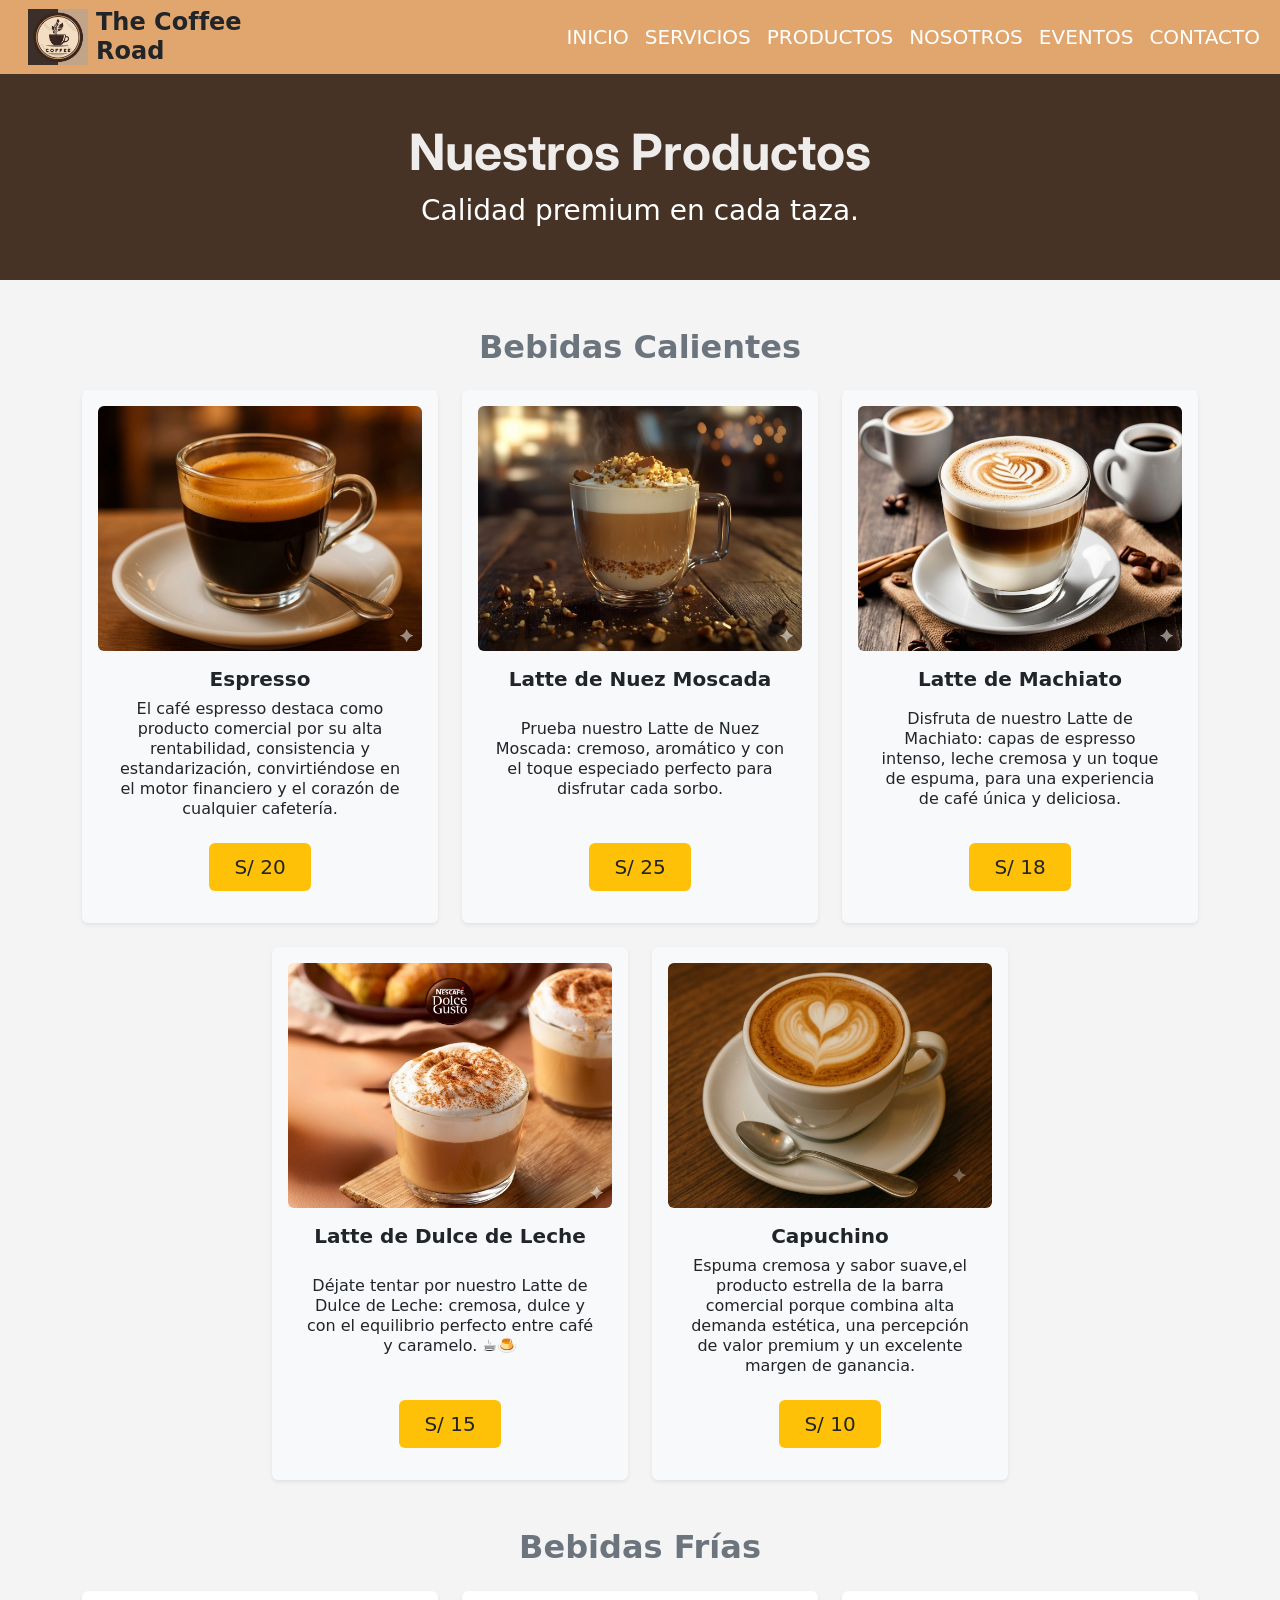
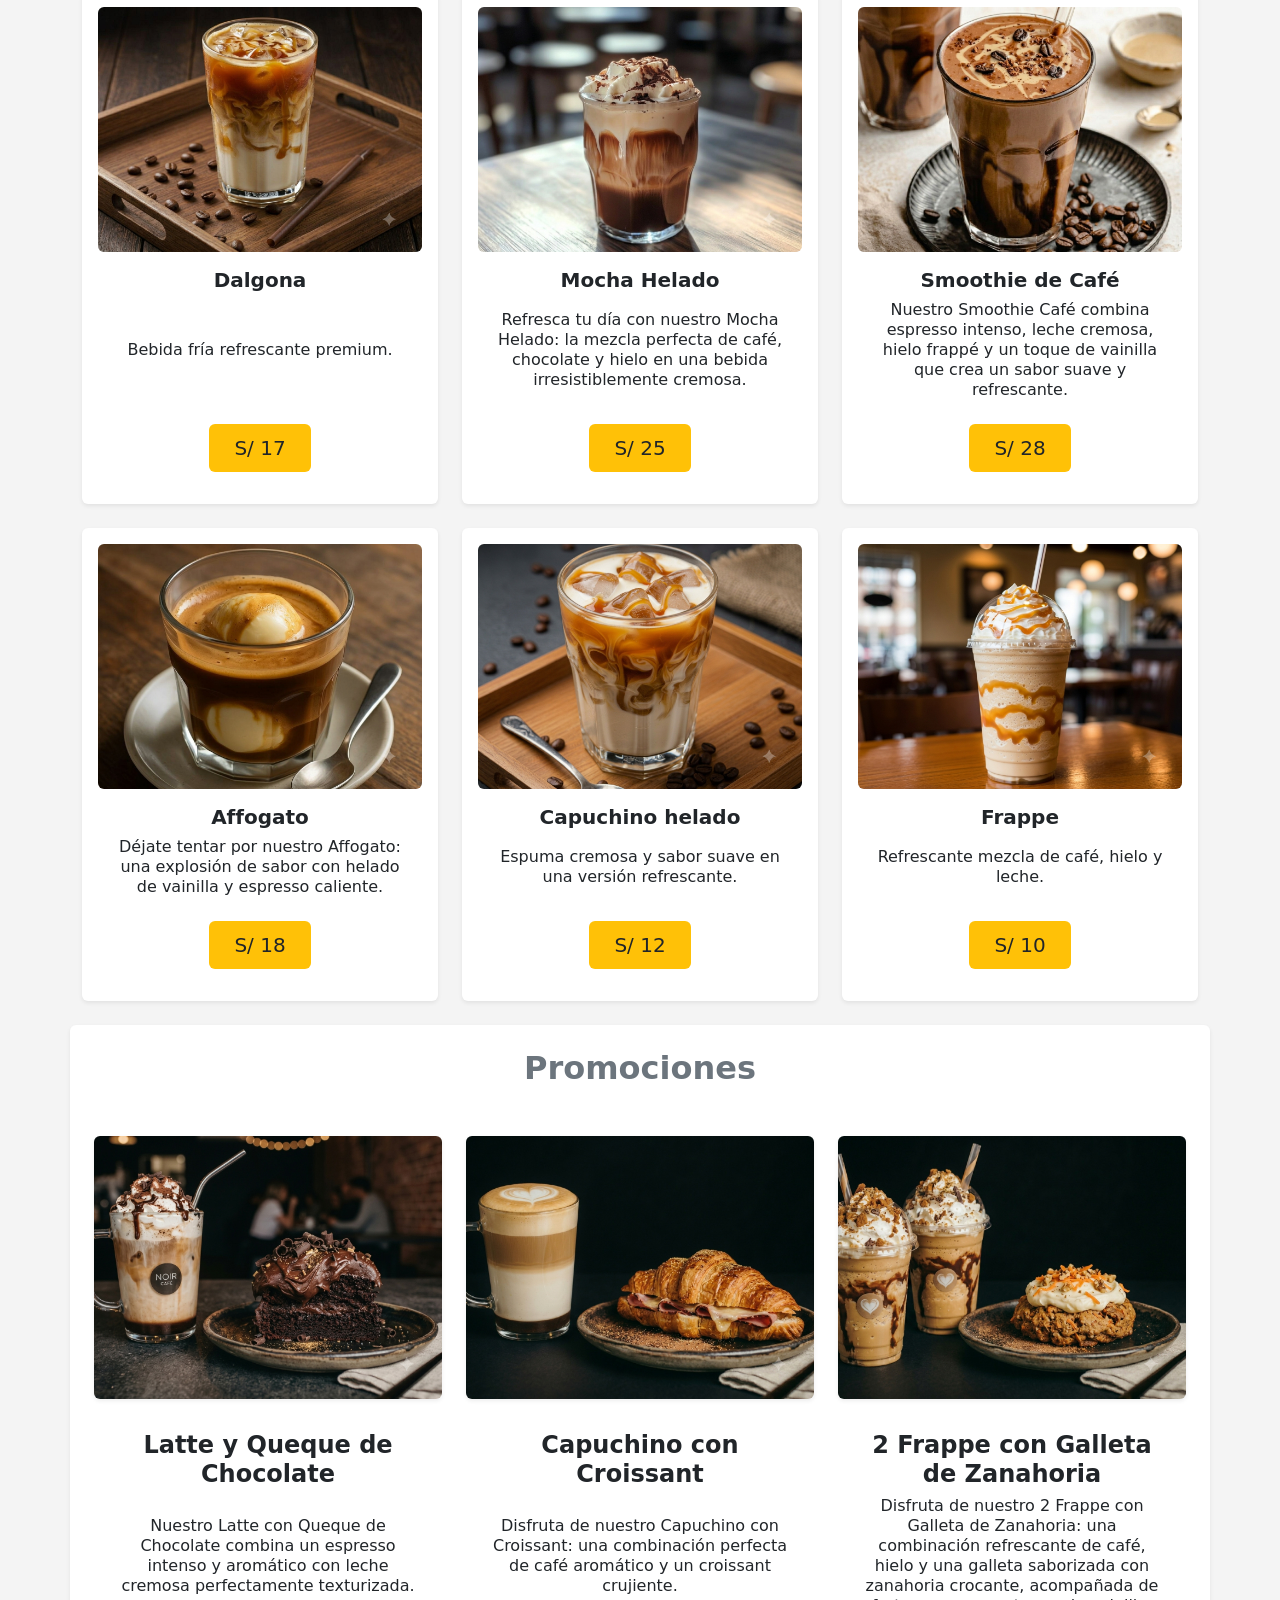
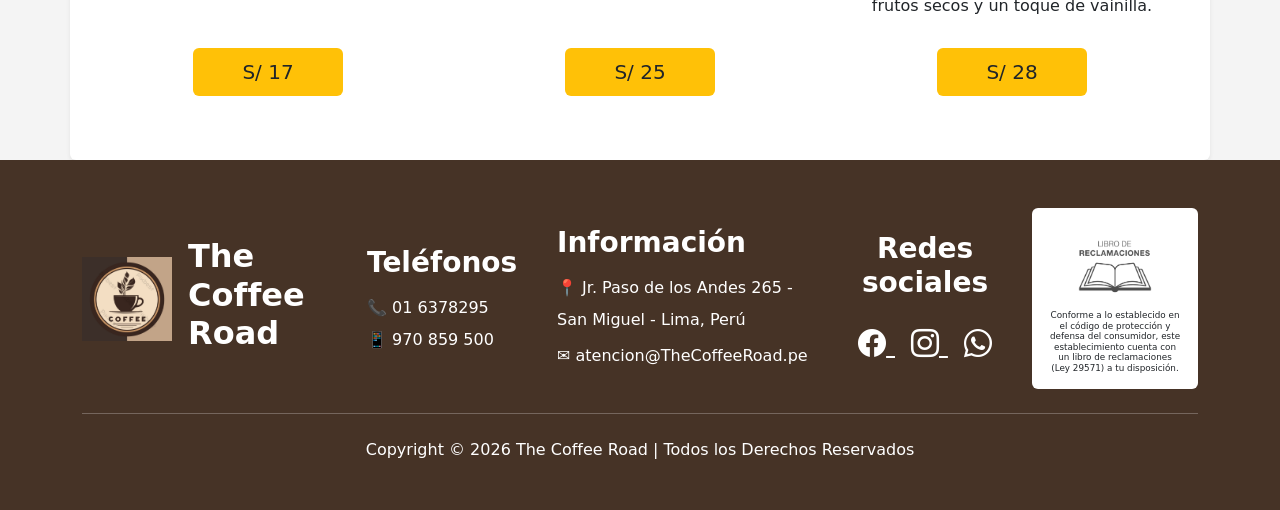
<file: productos.html>
<!DOCTYPE html>
<html lang="es-PE">
<head>
    <meta charset="UTF-8">
    <meta name="viewport" content="width=device-width, initial-scale=1.0">
    <title>The Coffee Road</title>
    <link rel="preconnect" href="https://fonts.googleapis.com">
    <link rel="preconnect" href="https://fonts.gstatic.com" crossorigin>
    <link href="https://fonts.googleapis.com/css2?family=Inter:ital,opsz,wght@0,14..32,100..900;1,14..32,100..900&family=Lobster&display=swap" rel="stylesheet">
    <link href="https://cdn.jsdelivr.net/npm/bootstrap@5.3.8/dist/css/bootstrap.min.css" rel="stylesheet" integrity="sha384-sRIl4kxILFvY47J16cr9ZwB07vP4J8+LH7qKQnuqkuIAvNWLzeN8tE5YBujZqJLB" crossorigin="anonymous">
    <link rel="stylesheet" href="https://cdn.jsdelivr.net/npm/bootstrap-icons@1.11.3/font/bootstrap-icons.min.css">
    <link rel="icon" href="images/logocafe.png"> 
    <link rel="stylesheet" href="css/style.css">
</head>
<body>
<header class="cha-header">
<nav class="navbar navbar-expand-lg cha-bg-brown">
    <div class="container-fluid">
        <a class="navbar-brand d-flex align-items-center" href="#">
            <a href='/'><img src="images/logocafe.jpg" class="cha-img" alt=""></a>
            <div class="ms-2">
                <h4 class="m-0 text-dark fw-bold">The Coffee</h4>
                <h4 class="m-0 text-dark fw-bold">Road</h4>
            </div>
        </a>
    <button class="navbar-toggler" type="button" data-bs-toggle="collapse" data-bs-target="#navbarNav" aria-controls="navbarNav" aria-expanded="false" aria-label="Toggle navigation">
    <span class="navbar-toggler-icon"></span>
    </button>
    <div class="collapse navbar-collapse" id="navbarNav">

    <ul class="navbar-nav ms-auto">
        <li class="nav-item">
        <a class="nav-link cha-nav-link" href="index.html">INICIO</a>
        </li>
        <li class="nav-item">
        <a class="nav-link cha-nav-link" href="servicios.html">SERVICIOS</a>
        </li>
        <li class="nav-item">
        <a class="nav-link cha-nav-link" href="productos.html">PRODUCTOS</a>
        </li>
        <li class="nav-item">
        <a class="nav-link cha-nav-link" href="nosotros.html">NOSOTROS</a>
        </li>
        <li class="nav-item">
        <a class="nav-link cha-nav-link" href="eventos.html">EVENTOS</a>
        </li>
        <li class="nav-item">
        <a class="nav-link cha-nav-link" href="contacto.html">CONTACTO</a>
        </li>
    </ul>
    </div>
    </div>
</nav>
</header>
<main>
<section class="container-fluid py-5 text-center text-white cha-dark-brown" >

    <div class="container">

        <h1 class="cha-inter cha-lead display-6 fw-bold">            
            Nuestros Productos
        </h1>

        <p class="fs-3 mb-0" >
            Calidad premium en cada taza.
        </p>
    </div>
</section>
<div class="container my-5">
  <h2 class="mb-4 text-secondary text-center fw-bold">Bebidas Calientes</h2>
  <div class="row g-4 mb-4"> 
    <div class="col-md-4">
      <article class="card h-100 text-center border-0 shadow-sm p-3 bg-light">
        <img src="images/EXPRESSO_PROD.jpg" class="card-img-top rounded mx-auto d-block" alt="Espresso">
        <div class="card-body d-flex flex-column justify-content-between">
          <h5 class="card-title fw-bold">Espresso</h5>
          <p class="card-text cha-text-muted fs-6 lh-sm mb-4">El café espresso destaca como producto comercial por su alta rentabilidad, consistencia y estandarización, convirtiéndose en el motor financiero y el corazón de cualquier cafetería.</p>
          <div class="btn btn-badge bg-warning text-dark fs-5 align-self-center px-4 py-2">S/ 20</div>
        </div>
      </article>
    </div>
  
    <div class="col-md-4">
      <article class="card h-100 text-center border-0 shadow-sm p-3 bg-light">
        <img src="images/LATTE_NUEZ_PROD.jpg" class="card-img-top rounded mx-auto d-block" alt="Latte de Nuez">
        <div class="card-body d-flex flex-column justify-content-between">
          <h5 class="card-title fw-bold">Latte de Nuez Moscada</h5>
          <p class="card-text cha-text-muted fs-6 lh-sm mb-4">Prueba nuestro Latte de Nuez Moscada: cremoso, aromático y con el toque especiado perfecto para disfrutar cada sorbo.</p>
          <div class="btn btn-badge bg-warning text-dark fs-5 align-self-center px-4 py-2">S/ 25</div>
        </div>
      </article>
    </div>

    <div class="col-md-4">
      <article class="card h-100 text-center border-0 shadow-sm p-3 bg-light">
        <img src="images/LATTE_MACCHIATO_PROD.jpg" class="card-img-top rounded mx-auto d-block" alt="Latte de Machiato">
        <div class="card-body d-flex flex-column justify-content-between">
          <h5 class="card-title fw-bold">Latte de Machiato</h5>
          <p class="card-text cha-text-muted fs-6 lh-sm mb-4">Disfruta de nuestro Latte de Machiato: capas de espresso intenso, leche cremosa y un toque de espuma, para una experiencia de café única y deliciosa.</p>
          <div class="btn btn-badge bg-warning text-dark fs-5 align-self-center px-4 py-2">S/ 18</div>
        </div>
      </article>
    </div>
  </div>

  <div class="row g-4 justify-content-center">
    <div class="col-md-4">
      <article class="card h-100 text-center border-0 shadow-sm p-3 bg-light">
        <img src="images/LATTE_DULCE_DE_LECHE_PROD.jpg" class="card-img-top rounded mx-auto d-block" alt="Latte de Dulce de Leche" >
        <div class="card-body d-flex flex-column justify-content-between">
          <h5 class="card-title fw-bold">Latte de Dulce de Leche</h5>
          <p class="card-text cha-text-muted fs-6 lh-sm mb-4">Déjate tentar por nuestro Latte de Dulce de Leche: cremosa, dulce y con el equilibrio perfecto entre café y caramelo. ☕🍮</p>
          <div class="btn btn-badge bg-warning text-dark fs-5 align-self-center px-4 py-2">S/ 15</div>
        </div>
      </article>
    </div>
   
    <div class="col-md-4">
      <article class="card h-100 text-center border-0 shadow-sm p-3 bg-light">
        <img src="images/CAPPUCCINO_PROD.jpg" class="card-img-top rounded mx-auto d-block" alt="Capuchino" >
        <div class="card-body d-flex flex-column justify-content-between">
          <h5 class="card-title fw-bold">Capuchino</h5>
          <p class="card-text cha-text-muted fs-6 lh-sm mb-4">Espuma cremosa y sabor suave,el producto estrella de la barra comercial porque combina alta demanda estética, una percepción de valor premium y un excelente margen de ganancia.</p>
          <div class="btn btn-badge bg-warning text-dark fs-5 align-self-center px-4 py-2">S/ 10</div>
        </div>
      </article>
    </div>
  </div>
</div>

<div class="container">     
        <h2 class="mb-4 text-secondary text-center fw-bold">Bebidas Frías</h2>     
        <div class="row g-4 mb-4 justify-content-center">
            <div class="col-md-4 col-sm-6">
                <article class="card h-100 border-0 shadow-sm text-center p-3">
                    <img src="images/DALGONA_PROD.jpg" class="card-img-top rounded" alt="Smoothie de Café">
                    <div class="card-body d-flex flex-column justify-content-between">
                        <h5 class="card-title fw-bold text-dark">Dalgona</h5>
                        <p class="card-text cha-text-muted fs-6 lh-sm mb-4">Bebida fría refrescante premium.</p>
                        <div class="btn btn-badge bg-warning text-dark fs-5 align-self-center px-4 py-2">S/ 17</div>
                    </div>
                </article>
            </div>
            <div class="col-md-4 col-sm-6">
                <article class="card h-100 border-0 shadow-sm text-center p-3">
                    <img src="images/MOCHA_HELADO_PROD.jpg" class="card-img-top rounded" alt="Affogato">
                    <div class="card-body d-flex flex-column justify-content-between">
                        <h5 class="card-title fw-bold text-dark">Mocha Helado</h5>
                        <p class="card-text cha-text-muted fs-6 lh-sm mb-4">Refresca tu día con nuestro Mocha Helado: la mezcla perfecta de café, chocolate y hielo en una bebida irresistiblemente cremosa.</p>
                        <div class="btn btn-badge bg-warning text-dark fs-5 align-self-center px-4 py-2">S/ 25</div>
                    </div>
                </article>
            </div>
            <div class="col-md-4 col-sm-6">
                <article class="card h-100 border-0 shadow-sm text-center p-3">
                    <img src="images/SMOOTHIE_DE_CAFE_PROD.jpg" class="card-img-top rounded" alt="Capuchino helado">
                    <div class="card-body d-flex flex-column justify-content-between">
                        <h5 class="card-title fw-bold text-dark">Smoothie de Café</h5>
                        <p class="card-text cha-text-muted fs-6 lh-sm mb-4">Nuestro Smoothie Café combina espresso intenso, leche cremosa, hielo frappé y un toque de vainilla que crea un sabor suave y refrescante.</p>
                        <div class="btn btn-badge bg-warning text-dark fs-5 align-self-center px-4 py-2">S/ 28</div>
                    </div>
                </article>
            </div>
        </div>

        <div class="row g-4 mb-4 justify-content-center">
            <div class="col-md-4 col-sm-6">
                <article class="card h-100 border-0 shadow-sm text-center p-3">
                    <img src="images/AFFOGATO_PROD.jpg" class="card-img-top rounded" alt="Smoothie de Café">
                    <div class="card-body d-flex flex-column justify-content-between">
                        <h5 class="card-title fw-bold text-dark">Affogato</h5>
                        <p class="card-text cha-text-muted fs-6 lh-sm mb-4">Déjate tentar por nuestro Affogato: una explosión de sabor con helado de vainilla y espresso caliente.</p>
                        <div class="btn btn-badge bg-warning text-dark fs-5 align-self-center px-4 py-2">S/ 18</div>
                    </div>
                </article>
            </div>
            <div class="col-md-4 col-sm-6">
                <article class="card h-100 border-0 shadow-sm text-center p-3">
                    <img src="images/CAPUCHINO_HELADO_PROD.jpg" class="card-img-top rounded" alt="Affogato">
                    <div class="card-body d-flex flex-column justify-content-between">
                        <h5 class="card-title fw-bold text-dark">Capuchino helado</h5>
                        <p class="card-text cha-text-muted fs-6 lh-sm mb-4">Espuma cremosa y sabor suave en una versión refrescante.</p>
                        <div class="btn btn-badge bg-warning text-dark fs-5 align-self-center px-4 py-2">S/ 12</div>
                    </div>
                </article>
            </div>
            <div class="col-md-4 col-sm-6">
                <article class="card h-100 border-0 shadow-sm text-center p-3">
                    <img src="images/FRAPPE_PROD.jpg" class="card-img-top rounded" alt="Capuchino helado">
                    <div class="card-body d-flex flex-column justify-content-between">
                        <h5 class="card-title fw-bold text-dark">Frappe</h5>
                        <p class="card-text cha-text-muted fs-6 lh-sm mb-4">Refrescante mezcla de café, hielo y leche.</p>
                        <div class="btn btn-badge bg-warning text-dark fs-5 align-self-center px-4 py-2">S/ 10</div>
                    </div>
                </article>
            </div>
        </div>    
    </div>

        <div class="container bg-white p-4 rounded shadow-sm">       
        <h2 class="text-center text-secondary fw-bold mb-5">Promociones</h2>     
        <div class="row row-cols-1 row-cols-md-3 g-4 mb-4">          
            <div class="col">
                <article class="card h-100 border-0 text-center bg-transparent">
                    <img src="images/PROMOCIONES1.jpg" class="card-img-top rounded shadow-sm" alt="Dalgona">
                    <div class="card-body d-flex flex-column justify-content-between px-4">
                        <h4 class="card-title fw-bold text-dark mt-3">Latte y Queque de Chocolate</h4>
                        <p class="card-text cha-text-muted fs-6 lh-sm mb-4">Nuestro Latte con Queque de Chocolate combina un espresso intenso y aromático con leche cremosa perfectamente texturizada.</p>
                        <div class="d-grid col-6 mx-auto mt-2">
                            <div class="btn btn-badge bg-warning text-dark fs-5 align-self-center px-4 py-2">S/ 17</div>
                        </div>
                    </div>
                </article>
            </div>            
          
            <div class="col">
                <article class="card h-100 border-0 text-center bg-transparent">
                    <img src="images/PROMOCIONES2.jpg" class="card-img-top rounded shadow-sm" alt="Mocha Helado">
                    <div class="card-body d-flex flex-column justify-content-between px-4">
                        <h4 class="card-title fw-bold text-dark mt-3">Capuchino con Croissant</h4>
                        <p class="card-text cha-text-muted fs-6 lh-sm mb-4">Disfruta de nuestro Capuchino con Croissant: una combinación perfecta de café aromático y un croissant crujiente.</p>
                        <div class="d-grid col-6 mx-auto mt-2">
                            <div class="btn btn-badge bg-warning text-dark fs-5 align-self-center px-4 py-2">S/ 25</div>
                        </div>
                    </div>
                </article>
            </div>
           
            <div class="col">
                <article class="card h-100 border-0 text-center bg-transparent">
                    <img src="images/PROMOCIONES3.jpg" class="card-img-top rounded shadow-sm" alt="Smoothie de Café">
                    <div class="card-body d-flex flex-column justify-content-between px-4">
                        <h4 class="card-title fw-bold text-dark mt-3">2 Frappe con Galleta de Zanahoria</h4>
                        <p class="card-text cha-text-muted fs-6 lh-sm mb-4">Disfruta de nuestro 2 Frappe con Galleta de Zanahoria: una combinación refrescante de café, hielo y una galleta saborizada con zanahoria crocante, acompañada de frutos secos y un toque de vainilla.</p>
                        <div class="d-grid col-6 mx-auto mt-2">
                            <div class="btn btn-badge bg-warning text-dark fs-5 align-self-center px-4 py-2">S/ 28</div>
                        </div>
                    </div>
                </article>
            </div>
        </div>
</main>

<footer class="cha-footer cha-dark-brown container-fluid py-5 text-white">
    <div class="container">
        <div class="row align-items-center gy-4">            
            <div class="col-lg-3 col-md-6">
                <div class="d-flex align-items-center">
                    <img src="images/logocafe.jpg" class="cha-img-fluid" width="90" alt="Logo">
                    <div class="ms-3">
                        <h2 class="fw-bold mb-0">The Coffee</h2>
                        <h2 class="fw-bold">Road</h2>
                    </div>
                </div>
            </div>

            <div class="col-lg-2 col-md-6">
                <h3 class="fw-bold mb-3">Teléfonos</h3>
                <p class="mb-2">📞 01 6378295</p>
                <p class="mb-0">📱 970 859 500</p>
            </div>
            <div class="col-lg-3 col-md-6">
                <h3 class="fw-bold mb-3">Información</h3>
                <p class="mb-2">
                    📍 Jr. Paso de los Andes 265 -</p>
                <p class="mb-2">    
                    San Miguel - Lima, Perú
                </p>
                <p class="cha-text-email mb-0">
                    <a href="mailto:tu-correo@://outlook.com.">✉ atencion@TheCoffeeRoad.pe </a>
                </p>
            </div>
            <div class="col-lg-2 col-md-6 text-center">
                <h3 class="fw-bold mb-4">Redes sociales</h3>
                <a href="https://www.facebook.com/" class="text-white fs-3 me-3">
                    <i class="bi bi-facebook"></i>
                </a>
                <a href="https://www.instagram.com/" class="text-white fs-3 me-3">
                    <i class="bi bi-instagram"></i>
                </a>
                <a href="https://api.whatsapp.com/" class="text-white fs-3">
                    <i class="bi bi-whatsapp"></i>
                </a>
            </div>
                <div class="col-lg-2 col-md-12 text-center">
                    <div class="bg-white text-dark p-3 rounded mx-auto">                
                        <img src="images/libro reclamaciones.png" alt="Código QR" class="cha-img-fluid my-2">
                        <p class="cha-text-muted mb-0" >
                            Conforme a lo establecido en el código de protección y defensa del consumidor, este establecimiento cuenta con un libro de reclamaciones (Ley 29571) a tu disposición.
                        </p>
                    </div>
                </div>
        </div>

        <hr class="my-4">
        <div class="text-center">
            <p class="mb-0">
                Copyright © 2026 The Coffee Road | Todos los Derechos Reservados
            </p>
        </div>
    </div>
</footer>
<script src="https://cdn.jsdelivr.net/npm/bootstrap@5.3.8/dist/js/bootstrap.bundle.min.js" integrity="sha384-FKyoEForCGlyvwx9Hj09JcYn3nv7wiPVlz7YYwJrWVcXK/BmnVDxM+D2scQbITxI" crossorigin="anonymous"></script>
</body>
</html>
</file>
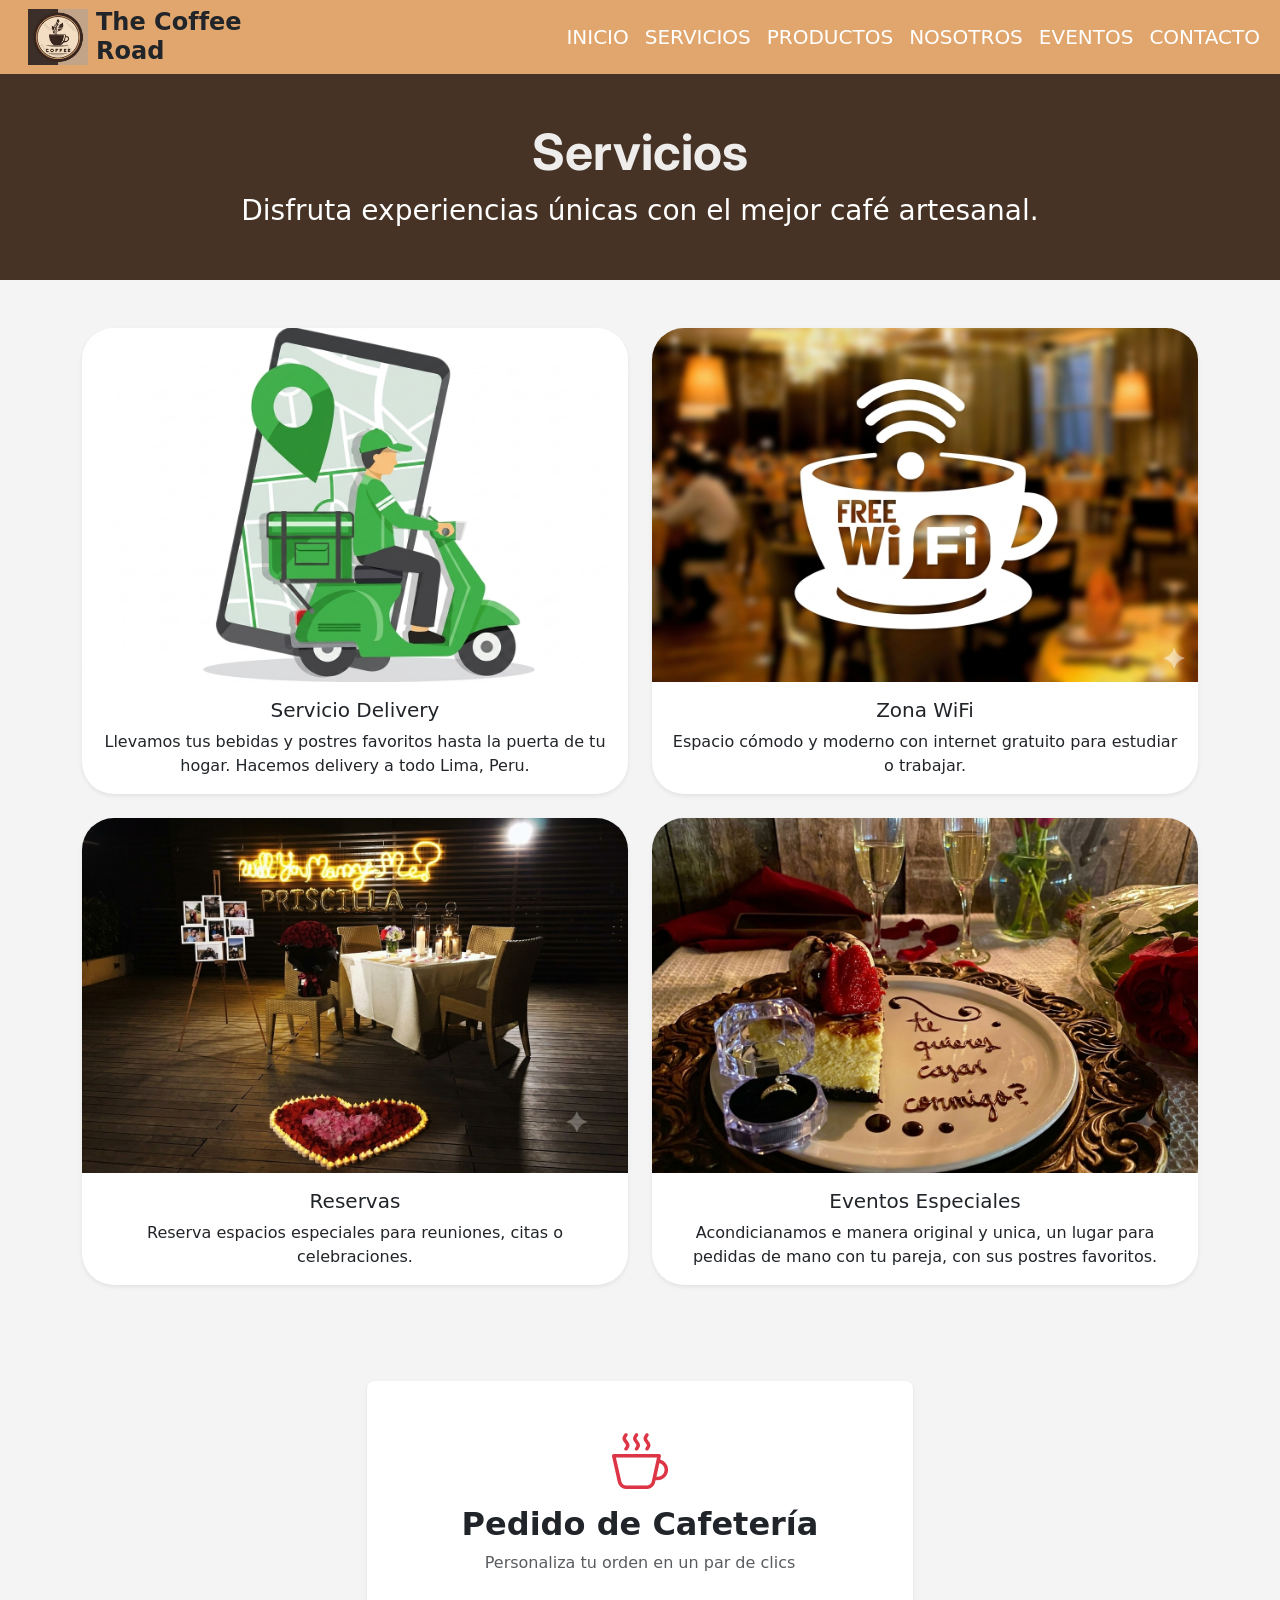
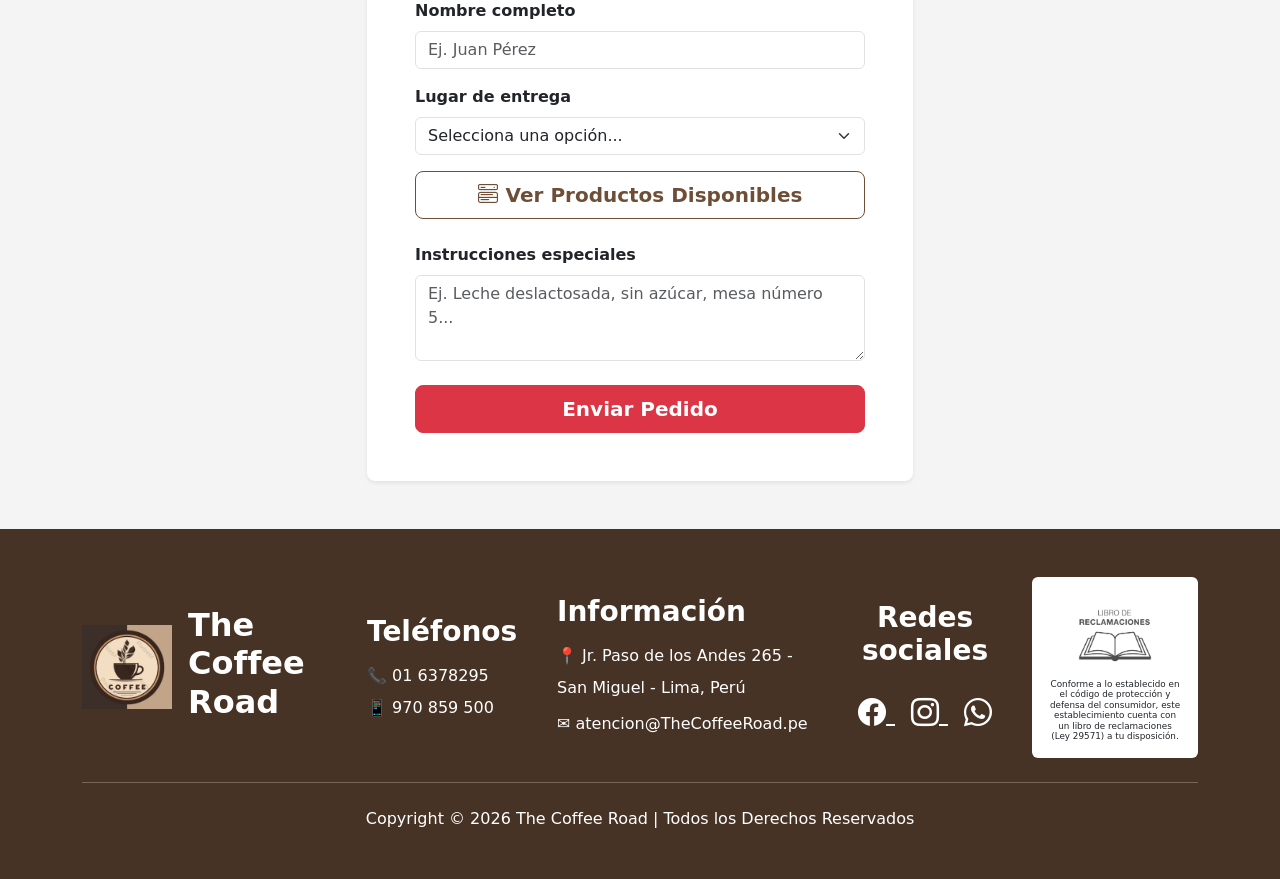
<file: servicios.html>
<!DOCTYPE html>
<html lang="es-PE">
<head>
    <meta charset="UTF-8">
    <meta name="viewport" content="width=device-width, initial-scale=1.0">
    <title>The Coffee Road</title>
    <link rel="preconnect" href="https://fonts.googleapis.com">
    <link rel="preconnect" href="https://fonts.gstatic.com" crossorigin>
    <link href="https://fonts.googleapis.com/css2?family=Inter:ital,opsz,wght@0,14..32,100..900;1,14..32,100..900&family=Lobster&display=swap" rel="stylesheet">
    <link href="https://cdn.jsdelivr.net/npm/bootstrap@5.3.8/dist/css/bootstrap.min.css" rel="stylesheet" integrity="sha384-sRIl4kxILFvY47J16cr9ZwB07vP4J8+LH7qKQnuqkuIAvNWLzeN8tE5YBujZqJLB" crossorigin="anonymous">
    <link rel="stylesheet" href="https://cdn.jsdelivr.net/npm/bootstrap-icons@1.11.3/font/bootstrap-icons.min.css">
    <link rel="icon" href="images/logocafe.png"> 
    <link rel="stylesheet" href="css/style.css">
</head>
<body>
<header class="cha-header">
<nav class="navbar navbar-expand-lg cha-bg-brown">
    <div class="container-fluid">
        <a class="navbar-brand d-flex align-items-center" href="#">
            <a href='/'><img src="images/logocafe.jpg" class="cha-img" alt=""></a>
            <div class="ms-2">
                <h4 class="m-0 text-dark fw-bold">The Coffee</h4>
                <h4 class="m-0 text-dark fw-bold">Road</h4>
            </div>
        </a>
    <button class="navbar-toggler" type="button" data-bs-toggle="collapse" data-bs-target="#navbarNav" aria-controls="navbarNav" aria-expanded="false" aria-label="Toggle navigation">
    <span class="navbar-toggler-icon"></span>
    </button>
    <div class="collapse navbar-collapse" id="navbarNav">

    <ul class="navbar-nav ms-auto">
        <li class="nav-item">
        <a class="nav-link cha-nav-link" href="index.html">INICIO</a>
        </li>
        <li class="nav-item">
        <a class="nav-link cha-nav-link" href="servicios.html">SERVICIOS</a>
        </li>
        <li class="nav-item">
        <a class="nav-link cha-nav-link" href="productos.html">PRODUCTOS</a>
        </li>
        <li class="nav-item">
        <a class="nav-link cha-nav-link" href="nosotros.html">NOSOTROS</a>
        </li>
        <li class="nav-item">
        <a class="nav-link cha-nav-link" href="eventos.html">EVENTOS</a>
        </li>
        <li class="nav-item">
        <a class="nav-link cha-nav-link" href="contacto.html">CONTACTO</a>
        </li>
    </ul>
    </div>
    </div>
</nav>
</header>
<main>
<section class="container-fluid py-5 text-center text-white cha-dark-brown" >

    <div class="container">

        <h1 class="cha-inter cha-lead display-6 fw-bold">            
            Servicios
        </h1>

        <p class="fs-3 mb-0" >
            Disfruta experiencias únicas con el mejor café artesanal.
        </p>
    </div>
</section>

  <section class="py-5">
    <div class="container">
<div class="row row-cols-1 row-cols-md-2 g-4">
  <div class="col">
    <article class="card h-100 border-0 rounded-5 shadow-sm text-center">
      <img src="images/DELIVERY.jpg" class="card-img-top rounded-top-5" alt="...">
      <div class="card-body">
        <h5 class="card-title">Servicio Delivery</h5>
        <p class="card-text">Llevamos tus bebidas y postres favoritos hasta la puerta de tu hogar. Hacemos delivery a todo Lima, Peru.</p>
      </div>
    </article>
  </div>
  <div class="col">
    <article class="card h-100 border-0 rounded-5 shadow-sm text-center">
      <img src="images/ZONA_WIFI.jpg" class="card-img-top rounded-top-5" alt="...">
      <div class="card-body">
        <h5 class="card-title">Zona WiFi</h5>
        <p class="card-text">Espacio cómodo y moderno con internet gratuito para estudiar o trabajar.</p>
      </div>
    </article>
  </div>
  <div class="col">
    <article class="card h-100 border-0 rounded-5 shadow-sm text-center">
      <img src="images/ZONA_DE_RESERVA.jpg" class="card-img-top rounded-top-5" alt="...">
      <div class="card-body">
        <h5 class="card-title">Reservas</h5>
        <p class="card-text">Reserva espacios especiales para reuniones, citas o celebraciones.</p>
      </div>
    </article>
  </div>
  <div class="col">
    <article class="card h-100 border-0 rounded-5 shadow-sm text-center">
      <img src="images/PEDIDA_DE_MANO.jpg" class="card-img-top rounded-top-5" alt="...">
      <div class="card-body">
        <h5 class="card-title">Eventos Especiales</h5>
        <p class="card-text">Acondicianamos e manera original y unica, un lugar para pedidas de mano con tu pareja, con sus postres favoritos.</p>
      </div>
    </article>
  </div>
</div>
</div>
</section>
    <div class="container py-5">
        <div class="row justify-content-center">
            <div class="col-md-8 col-lg-6">
                <div class="card shadow-sm border-0 rounded-3">
                    <div class="card-body p-4 p-sm-5">
                        
                        <div class="text-center mb-4">
                            <i class="bi bi-cup-hot text-danger display-4"></i>
                            <h2 class="fw-bold mt-2">Pedido de Cafetería</h2>
                            <p class="text-muted">Personaliza tu orden en un par de clics</p>
                        </div>

                        <form id="formCafeteria" novalidate>
                            
                            <div class="mb-3">
                                <label for="nombreCliente" class="form-label fw-semibold">Nombre completo</label>
                                <input type="text" class="form-control" id="nombreCliente" placeholder="Ej. Juan Pérez" required>
                            </div>

                            <div class="mb-3">
                                <label for="tipoEntrega" class="form-label fw-semibold">Lugar de entrega</label>
                                <select class="form-select" id="tipoEntrega" required>
                                    <option value="" selected disabled>Selecciona una opción...</option>
                                    <option value="mesa">Para la mesa (Especificar en notas)</option>
                                    <option value="llevar">Para llevar</option>
                                    <option value="barra">Recoger en barra</option>
                                </select>
                            </div>

                            <div class="d-grid mb-4">
                                <button type="button" class="btn cha-btn-outline w-100 btn-lg fw-bold" data-bs-toggle="modal" data-bs-target="#modalProductos">
                                    <i class="bi bi-menu-button-wide me-2"></i>Ver Productos Disponibles
                                </button>
                            </div>

                            <div class="mb-4">
                                <label for="notasPedido" class="form-label fw-semibold">Instrucciones especiales</label>
                                <textarea class="form-control" id="notasPedido" rows="3" placeholder="Ej. Leche deslactosada, sin azúcar, mesa número 5..."></textarea>
                            </div>

                            <div class="d-grid">
                                <button type="submit" class="btn btn-danger btn-lg fw-bold">Enviar Pedido</button>
                            </div>

                        </form>

                    </div>
                </div> 

            </div>
        </div>
    </div>

    <div class="modal fade" id="modalProductos" tabindex="-1" aria-labelledby="modalProductosLabel" aria-hidden="true">
        <div class="modal-dialog modal-dialog-centered modal-lg">
            <div class="modal-content border-0 shadow">
                
                <div class="modal-header bg-danger text-white">
                    <h5 class="modal-title fw-bold" id="modalProductosLabel">
                        <i class="bi bi-journal-richtext me-2"></i>Menú de la Casa
                    </h5>
                    <button type="button" class="btn-close btn-close-white" data-bs-dismiss="modal" aria-label="Close"></button>
                </div>
                
                <div class="modal-body p-4">
                    <p class="text-muted mb-4">Consulta las opciones disponibles para agregar a tus instrucciones de pedido.</p>
                    
                    <div class="row g-3">

                        <div class="col-sm-6">
                            <div class="p-3 border rounded-3 d-flex justify-content-between align-items-center bg-white">
                                <div>
                                    <h6 class="mb-1 fw-bold">Café Americano</h6>
                                    <small class="text-muted">Intenso y equilibrado</small>
                                </div>
                                <span class="badge bg-light text-dark border fw-bold">S/.15.00</span>
                            </div>
                        </div>
                        
                        <div class="col-sm-6">
                            <div class="p-3 border rounded-3 d-flex justify-content-between align-items-center bg-white">
                                <div>
                                    <h6 class="mb-1 fw-bold">Capuccino</h6>
                                    <small class="text-muted">Con espuma cremosa</small>
                                </div>
                                <span class="badge bg-light text-dark border fw-bold">S/.10.00</span>
                            </div>
                        </div>

                        <div class="col-sm-6">
                            <div class="p-3 border rounded-3 d-flex justify-content-between align-items-center bg-white">
                                <div>
                                    <h6 class="mb-1 fw-bold">Croissant de Jamón y Queso</h6>
                                    <small class="text-muted">Horneado al momento</small>
                                </div>
                                <span class="badge bg-light text-dark border fw-bold">S/.10.00</span>
                            </div>
                        </div>

                        <div class="col-sm-6">
                            <div class="p-3 border rounded-3 d-flex justify-content-between align-items-center bg-white">
                                <div>
                                    <h6 class="mb-1 fw-bold">Muffin de Arándanos</h6>
                                    <small class="text-muted">Suave y esponjoso</small>
                                </div>
                                <span class="badge bg-light text-dark border fw-bold">S/.8.00</span>
                            </div>
                        </div>
                    </div>
                </div>
                
                <!-- Modal -->
                <div class="modal-footer bg-light">
                    <button type="button" class="btn btn-secondary shadow-sm" data-bs-dismiss="modal">Cerrar Menú</button>
                </div>

            </div>
        </div>
    </div>

</main>

<footer class="cha-footer cha-dark-brown container-fluid py-5 text-white">
    <div class="container">
        <div class="row align-items-center gy-4">            
            <div class="col-lg-3 col-md-6">
                <div class="d-flex align-items-center">
                    <img src="images/logocafe.jpg" class="cha-img-fluid" width="90" alt="Logo">
                    <div class="ms-3">
                        <h2 class="fw-bold mb-0">The Coffee</h2>
                        <h2 class="fw-bold">Road</h2>
                    </div>
                </div>
            </div>

            <div class="col-lg-2 col-md-6">
                <h3 class="fw-bold mb-3">Teléfonos</h3>
                <p class="mb-2">📞 01 6378295</p>
                <p class="mb-0">📱 970 859 500</p>
            </div>
            <div class="col-lg-3 col-md-6">
                <h3 class="fw-bold mb-3">Información</h3>
                <p class="mb-2">
                    📍 Jr. Paso de los Andes 265 -</p>
                <p class="mb-2">    
                    San Miguel - Lima, Perú
                </p>
                <p class="cha-text-email mb-0">
                    <a href="mailto:tu-correo@://outlook.com.">✉ atencion@TheCoffeeRoad.pe </a>
                </p>
            </div>
            <div class="col-lg-2 col-md-6 text-center">
                <h3 class="fw-bold mb-4">Redes sociales</h3>
                <a href="https://www.facebook.com/" class="text-white fs-3 me-3">
                    <i class="bi bi-facebook"></i>
                </a>
                <a href="https://www.instagram.com/" class="text-white fs-3 me-3">
                    <i class="bi bi-instagram"></i>
                </a>
                <a href="https://api.whatsapp.com/" class="text-white fs-3">
                    <i class="bi bi-whatsapp"></i>
                </a>
            </div>
                <div class="col-lg-2 col-md-12 text-center">
                    <div class="bg-white text-dark p-3 rounded mx-auto">                
                        <img src="images/libro reclamaciones.png" alt="Código QR" class="cha-img-fluid my-2">
                        <p class="cha-text-muted mb-0" >
                            Conforme a lo establecido en el código de protección y defensa del consumidor, este establecimiento cuenta con un libro de reclamaciones (Ley 29571) a tu disposición.
                        </p>
                    </div>
                </div>
        </div>

        <hr class="my-4">
        <div class="text-center">
            <p class="mb-0">
                Copyright © 2026 The Coffee Road | Todos los Derechos Reservados
            </p>
        </div>
    </div>
</footer>

<script src="https://cdn.jsdelivr.net/npm/bootstrap@5.3.8/dist/js/bootstrap.bundle.min.js" integrity="sha384-FKyoEForCGlyvwx9Hj09JcYn3nv7wiPVlz7YYwJrWVcXK/BmnVDxM+D2scQbITxI" crossorigin="anonymous"></script>
</body>
</html>
</file>
<file: css/style.css>
body{
            background:#f4f4f4;
        }
/* nav */
.cha-img{
            width:60px;
        }
.cha-bg-brown{
    background-color: #e0a56bfa;
}

.cha-nav-link{
        font-size: 20px;
    text-transform: uppercase;
    color: white;
    &:hover{
    color: #490101;
    }
}
/*footer*/
.cha-dark-brown {
    background-color: #463326;
}
.cha-text-email{     
    color:#ccc; 
    line-height:2; 
    list-style:none;
    a{ 
    text-decoration:none; 
    color:#ffffff; 
    }
}
/*tamaño del logocafe*/
.cha-img-fluid {
            width:90px;    
}
/*texto fuente*/
.cha-text-muted {
            font-size: 0.55rem; line-height: 1.2;
}
/*color del parrafo*/
.cha-lead{
    color: #eeedec;
}
/*tamaño del titulo*/
.cha-inter{
    font-family: "Inter", sans-serif;
    font-size: 50px;
    font-style: normal;
}
/*boton de contacto*/
.cha-btn-brown{    
    background-color: #463326
}
/*boton de modal*/
.cha-btn-outline {
    color: #6F4E37;
    border-color: #6F4E37;
    background-color: transparent;
}
    /* Efecto al pasar el mouse por encima */
.cha-btn-outline:hover {
    background-color: #6F4E37;
    color: #ffffff;
}
</file>
